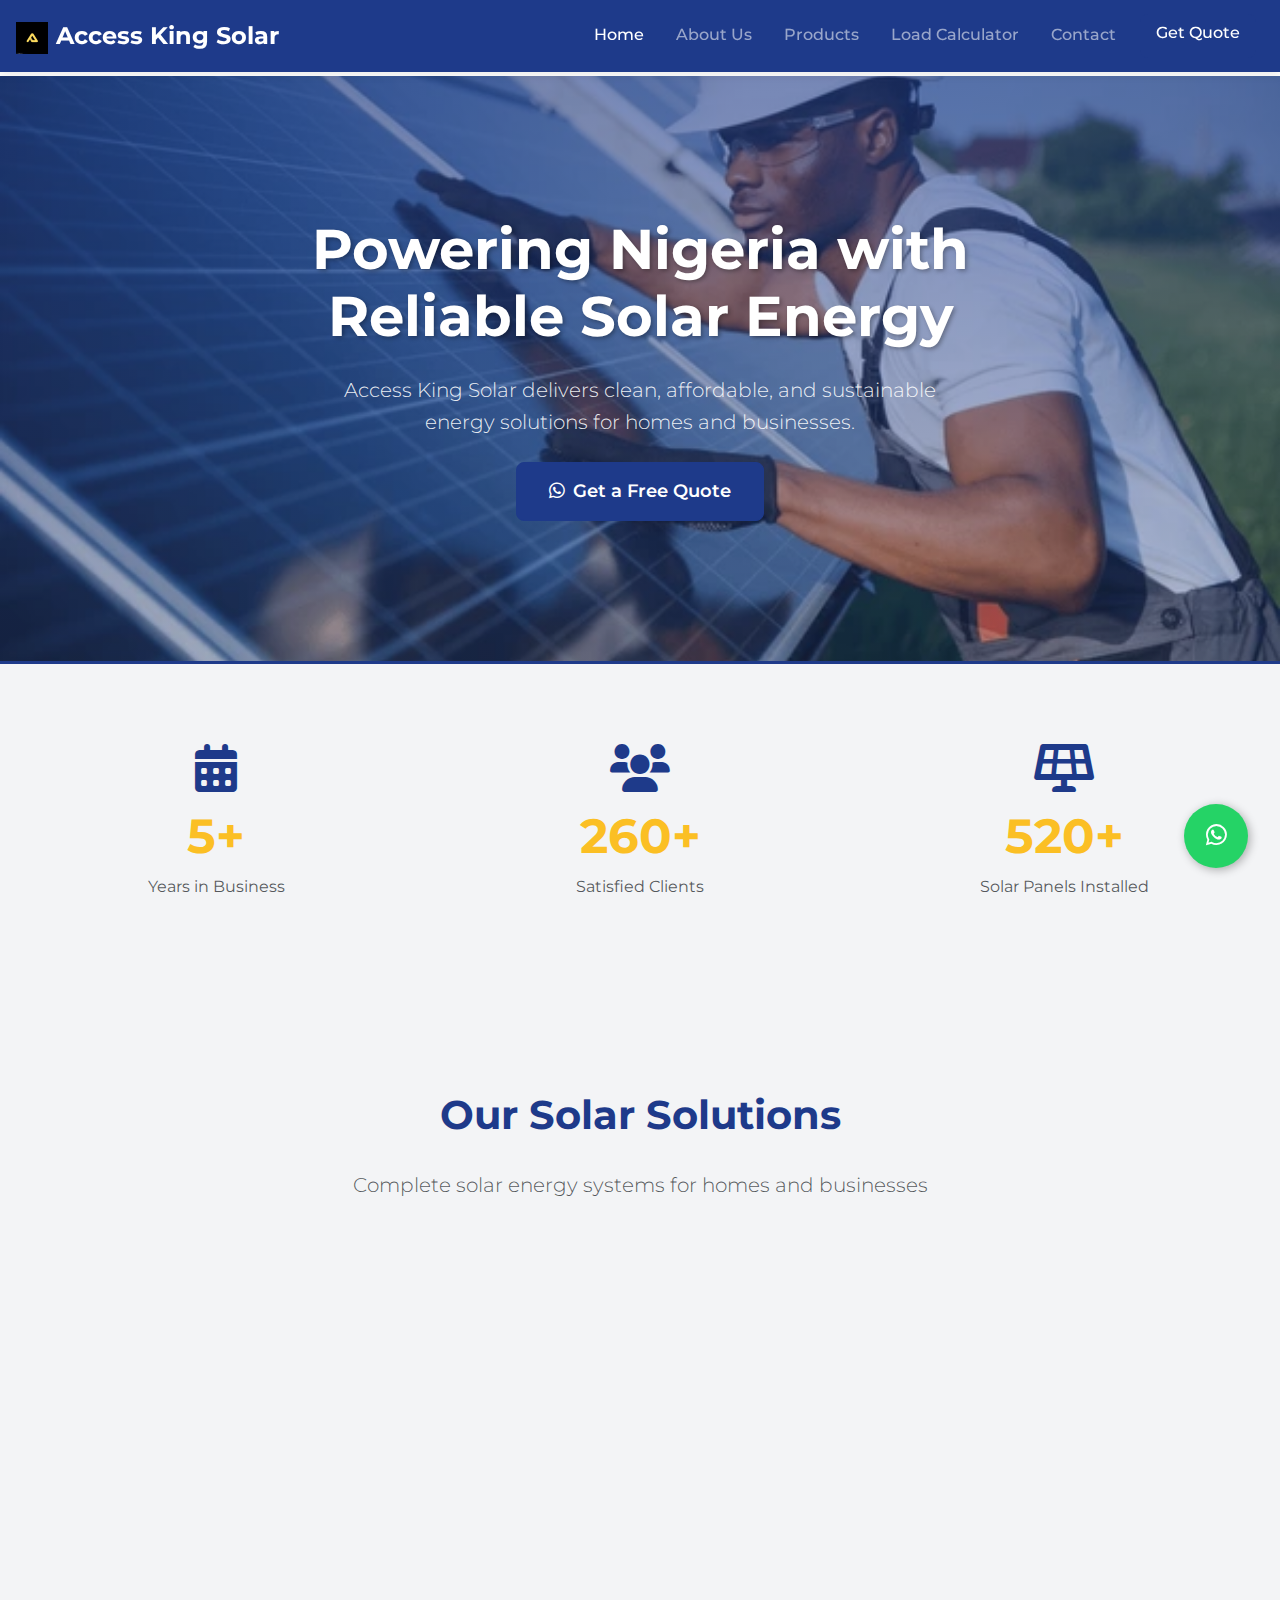
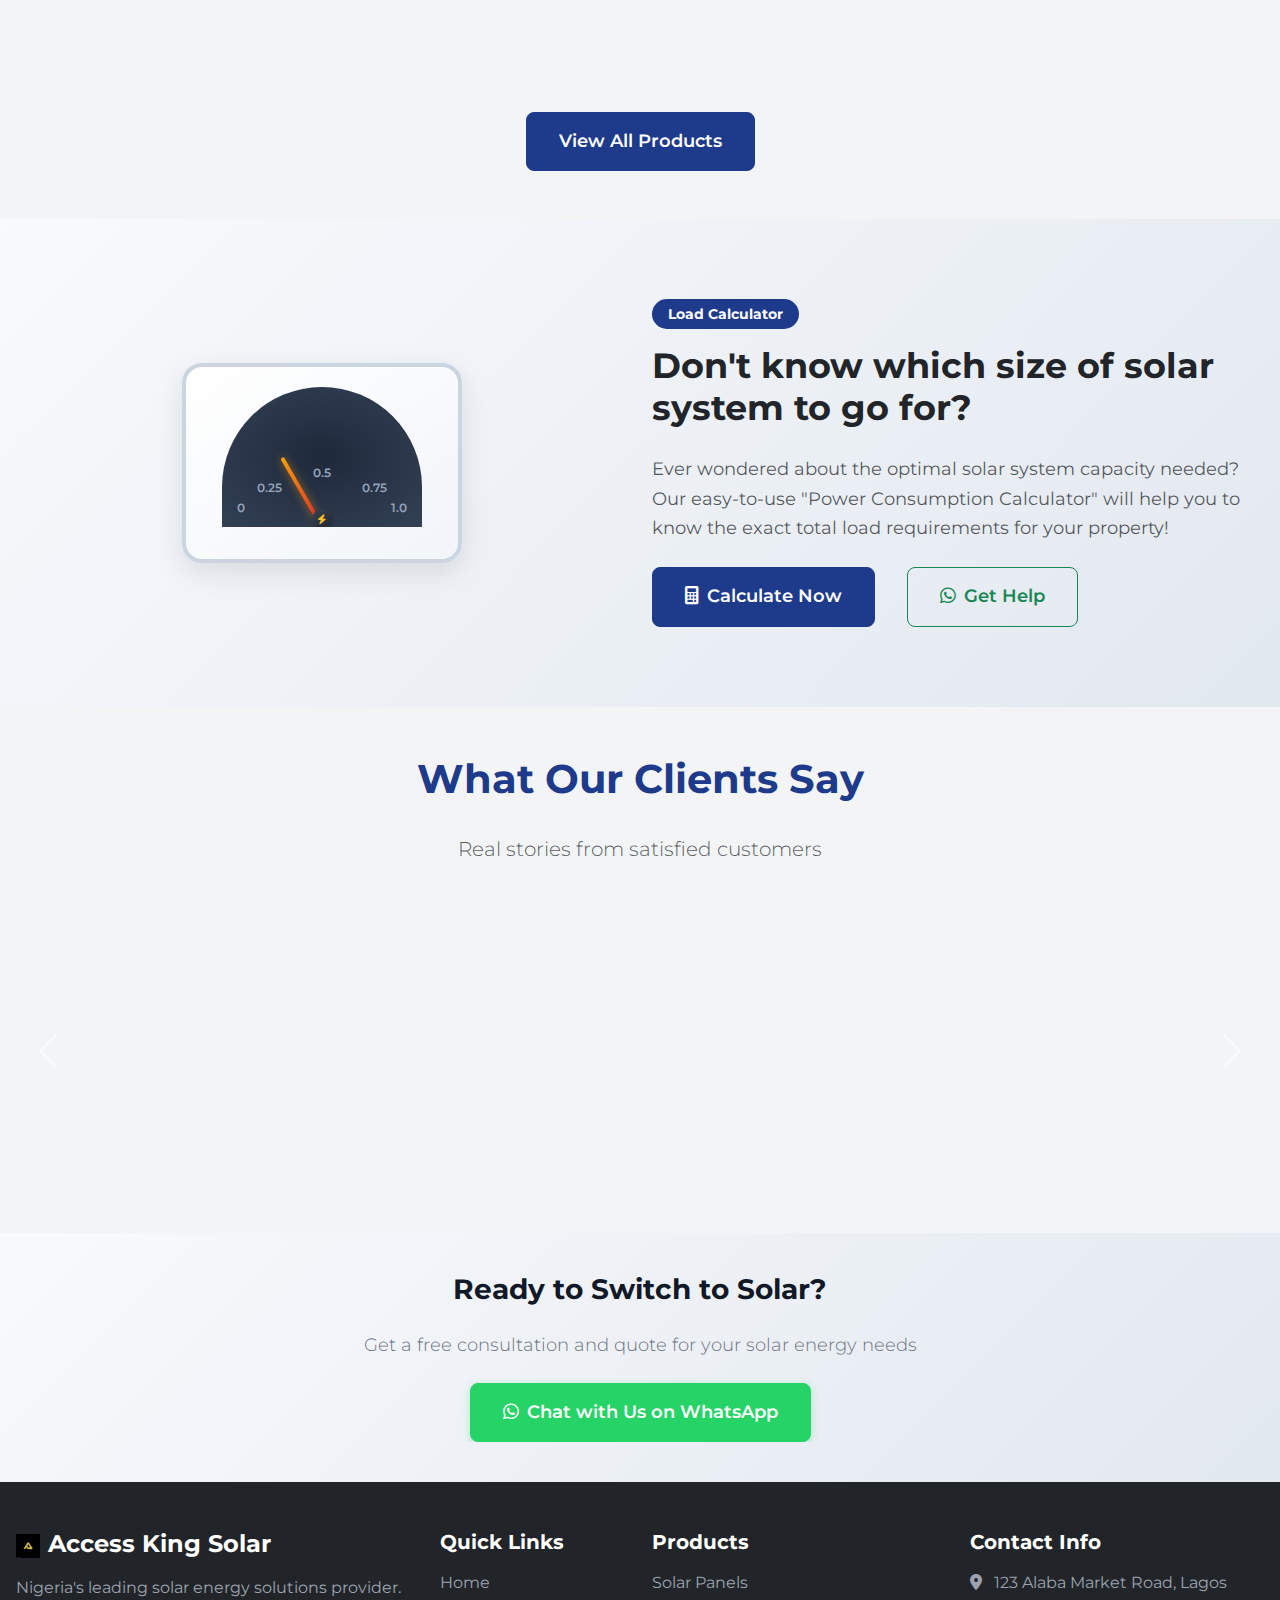
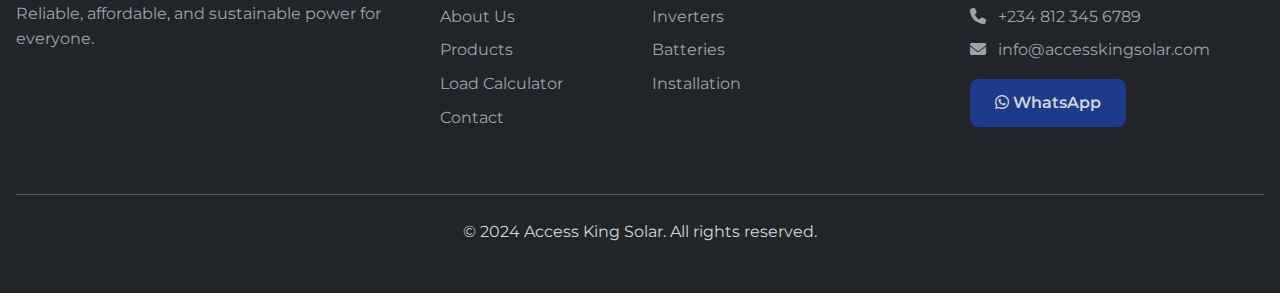
<file: index.html>
<!DOCTYPE html>
<html lang="en">
<head>
    <meta charset="UTF-8">
    <meta name="viewport" content="width=device-width, initial-scale=1.0">
    <meta name="title" content="Access King Solar – Solar Panels, Inverters & Clean Energy Solutions in Nigeria">
    <meta name="description" content="We provide high-quality solar products and installation services across Nigeria. Affordable, reliable, and sustainable energy for homes and businesses.">
    <meta name="keywords" content="solar panels, inverters, batteries, solar energy, Nigeria, Lagos, clean energy, renewable energy">
    <title>Access King Solar – Solar Panels, Inverters & Clean Energy Solutions in Nigeria</title>

    <!-- Favicon -->
    <link rel="icon" type="image/x-icon" href="favicon.ico">

    <!-- Bootstrap CSS -->
    <link href="https://cdn.jsdelivr.net/npm/bootstrap@5.3.0/dist/css/bootstrap.min.css" rel="stylesheet">
    <!-- Font Awesome -->
    <link rel="stylesheet" href="https://cdnjs.cloudflare.com/ajax/libs/font-awesome/6.0.0/css/all.min.css">
    <!-- Google Fonts -->
    <link href="https://fonts.googleapis.com/css2?family=Montserrat:wght@300;400;600;700&display=swap" rel="stylesheet">
    <!-- Custom CSS -->
    <link rel="stylesheet" href="style.css">
</head>
<body>
    <!-- Header/Navigation -->
    <nav class="navbar navbar-expand-lg navbar-dark bg-primary fixed-top">
        <div class="container">
            <a class="navbar-brand fw-bold" href="index.html">
                <img src="logo.png" alt="Access King Solar Logo" class="navbar-logo me-2">Access King Solar
            </a>
            <button class="navbar-toggler" type="button" data-bs-toggle="collapse" data-bs-target="#navbarNav">
                <span class="navbar-toggler-icon"></span>
            </button>
            <div class="collapse navbar-collapse" id="navbarNav">
                <ul class="navbar-nav ms-auto">
                    <li class="nav-item">
                        <a class="nav-link active" href="index.html">Home</a>
                    </li>
                    <li class="nav-item">
                        <a class="nav-link" href="about.html">About Us</a>
                    </li>
                    <li class="nav-item">
                        <a class="nav-link" href="products.html">Products</a>
                    </li>
                    <li class="nav-item">
                        <a class="nav-link" href="load-calculator.html">Load Calculator</a>
                    </li>
                    <li class="nav-item">
                        <a class="nav-link" href="contact.html">Contact</a>
                    </li>
                    <li class="nav-item">
                        <a class="nav-link btn btn-success text-white px-3 ms-2" href="quote.html">Get Quote</a>
                    </li>
                </ul>
            </div>
        </div>
    </nav>

    <!-- Hero Section -->
    <section class="hero-section">
        <div class="container">
            <div class="row justify-content-center">
                <div class="col-lg-8">
                    <h1 class="display-4 fw-bold mb-4">
                        Powering Nigeria with Reliable Solar Energy
                    </h1>
                    <p class="lead mb-4">
                        Access King Solar delivers clean, affordable, and sustainable energy solutions for homes and businesses.
                    </p>
                    <a href="https://wa.me/2348080717441" class="btn btn-primary btn-lg">
                        <i class="fab fa-whatsapp me-2"></i>Get a Free Quote
                    </a>
                </div>
            </div>
        </div>
    </section>

    <!-- Statistics Section -->
    <section class="stats-section py-5 bg-light">
        <div class="container">
            <div class="row text-center">
                <div class="col-md-4 mb-4">
                    <div class="stat-item">
                        <i class="fas fa-calendar-alt fa-3x text-primary mb-3"></i>
                        <h3 class="fw-bold text-solar-accent">10+</h3>
                        <p class="text-muted">Years in Business</p>
                    </div>
                </div>
                <div class="col-md-4 mb-4">
                    <div class="stat-item">
                        <i class="fas fa-users fa-3x text-primary mb-3"></i>
                        <h3 class="fw-bold text-solar-accent">500+</h3>
                        <p class="text-muted">Satisfied Clients</p>
                    </div>
                </div>
                <div class="col-md-4 mb-4">
                    <div class="stat-item">
                        <i class="fas fa-solar-panel fa-3x text-primary mb-3"></i>
                        <h3 class="fw-bold text-solar-accent">1000+</h3>
                        <p class="text-muted">Solar Panels Installed</p>
                    </div>
                </div>
            </div>
        </div>
    </section>

    <!-- Services Section -->
    <section id="services" class="py-5">
        <div class="container">
            <div class="text-center mb-5">
                <h2 class="fw-bold text-primary">Our Solar Solutions</h2>
                <p class="lead text-muted">Complete solar energy systems for homes and businesses</p>
            </div>
            <div class="row">
                <div class="col-md-6 col-lg-3 mb-4">
                    <div class="card h-100 shadow-sm">
                        <img src="monocrystalline panel.jpg"
                             class="card-img-top" alt="Solar Panels">
                        <div class="card-body text-center">
                            <h5 class="card-title">Solar Panels</h5>
                            <p class="card-text">High-efficiency monocrystalline and polycrystalline solar panels</p>
                        </div>
                    </div>
                </div>
                <div class="col-md-6 col-lg-3 mb-4">
                    <div class="card h-100 shadow-sm">
                        <img src="Pure sine wave inverter.webp"
                             class="card-img-top" alt="Inverters">
                        <div class="card-body text-center">
                            <h5 class="card-title">Inverters</h5>
                            <p class="card-text">Pure sine wave inverters for reliable power conversion</p>
                        </div>
                    </div>
                </div>
                <div class="col-md-6 col-lg-3 mb-4">
                    <div class="card h-100 shadow-sm">
                        <img src="lithium battery.jpg"
                             class="card-img-top" alt="Batteries">
                        <div class="card-body text-center">
                            <h5 class="card-title">Batteries</h5>
                            <p class="card-text">Deep cycle batteries for energy storage and backup power</p>
                        </div>
                    </div>
                </div>
                <div class="col-md-6 col-lg-3 mb-4">
                    <div class="card h-100 shadow-sm">
                        <img src="Home hero section image.webp"
                             class="card-img-top" alt="Installation">
                        <div class="card-body text-center">
                            <h5 class="card-title">Installation</h5>
                            <p class="card-text">Professional installation and maintenance services</p>
                        </div>
                    </div>
                </div>
            </div>
            <div class="text-center mt-4">
                <a href="products.html" class="btn btn-primary btn-lg">View All Products</a>
            </div>
        </div>
    </section>

    <!-- Load Calculator Promotion Section -->
    <section class="load-calculator-promo py-5 bg-light">
        <div class="container">
            <div class="row align-items-center">
                <div class="col-lg-6 mb-4 mb-lg-0">
                    <div class="calculator-visual text-center">
                        <div class="meter-container">
                            <div class="power-meter">
                                <div class="meter-face">
                                    <div class="meter-needle"></div>
                                    <div class="meter-scale">
                                        <span class="scale-mark scale-0">0</span>
                                        <span class="scale-mark scale-25">0.25</span>
                                        <span class="scale-mark scale-50">0.5</span>
                                        <span class="scale-mark scale-75">0.75</span>
                                        <span class="scale-mark scale-100">1.0</span>
                                    </div>
                                    <div class="meter-center">
                                        <i class="fas fa-bolt"></i>
                                    </div>
                                    <div class="meter-label">kW</div>
                                </div>
                            </div>
                        </div>
                    </div>
                </div>
                <div class="col-lg-6">
                    <div class="promo-content">
                        <span class="badge bg-primary mb-3">Load Calculator</span>
                        <h2 class="fw-bold text-dark mb-4">Don't know which size of solar system to go for?</h2>
                        <p class="text-muted mb-4">
                            Ever wondered about the optimal solar system capacity needed?
                            Our easy-to-use "Power Consumption Calculator" will help you to know
                            the exact total load requirements for your property!
                        </p>
                        <div class="d-flex flex-wrap gap-3">
                            <a href="load-calculator.html" class="btn btn-primary btn-lg">
                                <i class="fas fa-calculator me-2"></i>Calculate Now
                            </a>
                            <a href="https://wa.me/2348080717441?text=Hi! I'm interested in calculating my solar load requirements. Can you help me?"
                               class="btn btn-outline-success btn-lg">
                                <i class="fab fa-whatsapp me-2"></i>Get Help
                            </a>
                        </div>
                    </div>
                </div>
            </div>
        </div>
    </section>

    <!-- Testimonials Section -->
    <section class="testimonials-section py-5 bg-light">
        <div class="container">
            <div class="text-center mb-5">
                <h2 class="fw-bold text-primary">What Our Clients Say</h2>
                <p class="lead text-muted">Real stories from satisfied customers</p>
            </div>
            <div id="testimonialCarousel" class="carousel slide" data-bs-ride="carousel">
                <div class="carousel-inner">
                    <div class="carousel-item active">
                        <div class="row justify-content-center">
                            <div class="col-md-8">
                                <div class="testimonial-card text-center p-4">
                                    <i class="fas fa-quote-left fa-2x text-success mb-3"></i>
                                    <p class="lead">"Access King Solar helped me reduce my power bills by 70%. Their installation was professional and the system works perfectly even during harmattan season."</p>
                                    <div class="d-flex align-items-center justify-content-center">
                                        <div class="ms-3">
                                            <h5 class="mb-1">Mr. Adebayo Johnson</h5>
                                            <p class="text-muted mb-0">Homeowner, Lekki Lagos</p>
                                        </div>
                                    </div>
                                </div>
                            </div>
                        </div>
                    </div>
                    <div class="carousel-item">
                        <div class="row justify-content-center">
                            <div class="col-md-8">
                                <div class="testimonial-card text-center p-4">
                                    <i class="fas fa-quote-left fa-2x text-success mb-3"></i>
                                    <p class="lead">"Our business runs smoothly now thanks to Access King Solar. No more generator costs and our customers are happy with uninterrupted service."</p>
                                    <div class="d-flex align-items-center justify-content-center">
                                        <div class="ms-3">
                                            <h5 class="mb-1">Mrs. Kemi Okafor</h5>
                                            <p class="text-muted mb-0">Business Owner, Ikeja Lagos</p>
                                        </div>
                                    </div>
                                </div>
                            </div>
                        </div>
                    </div>
                    <div class="carousel-item">
                        <div class="row justify-content-center">
                            <div class="col-md-8">
                                <div class="testimonial-card text-center p-4">
                                    <i class="fas fa-quote-left fa-2x text-success mb-3"></i>
                                    <p class="lead">"Excellent service from consultation to installation. The team was knowledgeable and the solar system has exceeded our expectations."</p>
                                    <div class="d-flex align-items-center justify-content-center">
                                        <div class="ms-3">
                                            <h5 class="mb-1">Engr. Tunde Bakare</h5>
                                            <p class="text-muted mb-0">Engineer, Victoria Island Lagos</p>
                                        </div>
                                    </div>
                                </div>
                            </div>
                        </div>
                    </div>
                </div>
                <button class="carousel-control-prev" type="button" data-bs-target="#testimonialCarousel" data-bs-slide="prev">
                    <span class="carousel-control-prev-icon"></span>
                </button>
                <button class="carousel-control-next" type="button" data-bs-target="#testimonialCarousel" data-bs-slide="next">
                    <span class="carousel-control-next-icon"></span>
                </button>
            </div>
        </div>
    </section>

    <!-- CTA Section -->
    <section class="cta-section py-5 bg-primary text-white">
        <div class="container text-center">
            <h2 class="fw-bold mb-4">Ready to Switch to Solar?</h2>
            <p class="lead mb-4">Get a free consultation and quote for your solar energy needs</p>
            <a href="https://wa.me/2348080717441" class="btn btn-success btn-lg">
                <i class="fab fa-whatsapp me-2"></i>Chat with Us on WhatsApp
            </a>
        </div>
    </section>

    <!-- Footer -->
    <footer class="bg-dark text-light py-5">
        <div class="container">
            <div class="row">
                <div class="col-md-4 mb-4">
                    <h5 class="fw-bold mb-3">
                        <img src="logo.png" alt="Access King Solar Logo" class="footer-logo me-2">Access King Solar
                    </h5>
                    <p class="text-muted">
                        Nigeria's leading solar energy solutions provider.
                        Reliable, affordable, and sustainable power for everyone.
                    </p>
                </div>
                <div class="col-md-2 mb-4">
                    <h6 class="fw-bold mb-3">Quick Links</h6>
                    <ul class="list-unstyled">
                        <li><a href="index.html" class="text-muted text-decoration-none">Home</a></li>
                        <li><a href="about.html" class="text-muted text-decoration-none">About Us</a></li>
                        <li><a href="products.html" class="text-muted text-decoration-none">Products</a></li>
                        <li><a href="load-calculator.html" class="text-muted text-decoration-none">Load Calculator</a></li>
                        <li><a href="contact.html" class="text-muted text-decoration-none">Contact</a></li>
                    </ul>
                </div>
                <div class="col-md-3 mb-4">
                    <h6 class="fw-bold mb-3">Products</h6>
                    <ul class="list-unstyled">
                        <li><a href="products.html" class="text-muted text-decoration-none">Solar Panels</a></li>
                        <li><a href="products.html" class="text-muted text-decoration-none">Inverters</a></li>
                        <li><a href="products.html" class="text-muted text-decoration-none">Batteries</a></li>
                        <li><a href="products.html" class="text-muted text-decoration-none">Installation</a></li>
                    </ul>
                </div>
                <div class="col-md-3 mb-4">
                    <h6 class="fw-bold mb-3">Contact Info</h6>
                    <ul class="list-unstyled">
                        <li class="text-muted">
                            <i class="fas fa-map-marker-alt me-2"></i>
                            123 Alaba Market Road, Lagos
                        </li>
                        <li class="text-muted">
                            <i class="fas fa-phone me-2"></i>
                            +234 812 345 6789
                        </li>
                        <li class="text-muted">
                            <i class="fas fa-envelope me-2"></i>
                            info@accesskingsolar.com
                        </li>
                    </ul>
                    <div class="mt-3">
                        <a href="https://wa.me/2348080717441" class="btn btn-success">
                            <i class="fab fa-whatsapp"></i> WhatsApp
                        </a>
                    </div>
                </div>
            </div>
            <hr class="my-4">
            <div class="text-center">
                <p class="mb-0">&copy; 2024 Access King Solar. All rights reserved.</p>
            </div>
        </div>
    </footer>

    <!-- WhatsApp Floating Button -->
    <div class="whatsapp-float">
        <a href="https://wa.me/2348080717441" target="_blank">
            <i class="fab fa-whatsapp"></i>
        </a>
    </div>

    <!-- Bootstrap JS -->
    <script src="https://cdn.jsdelivr.net/npm/bootstrap@5.3.0/dist/js/bootstrap.bundle.min.js"></script>
    <script src="script.js"></script>
</body>
</html>
</file>
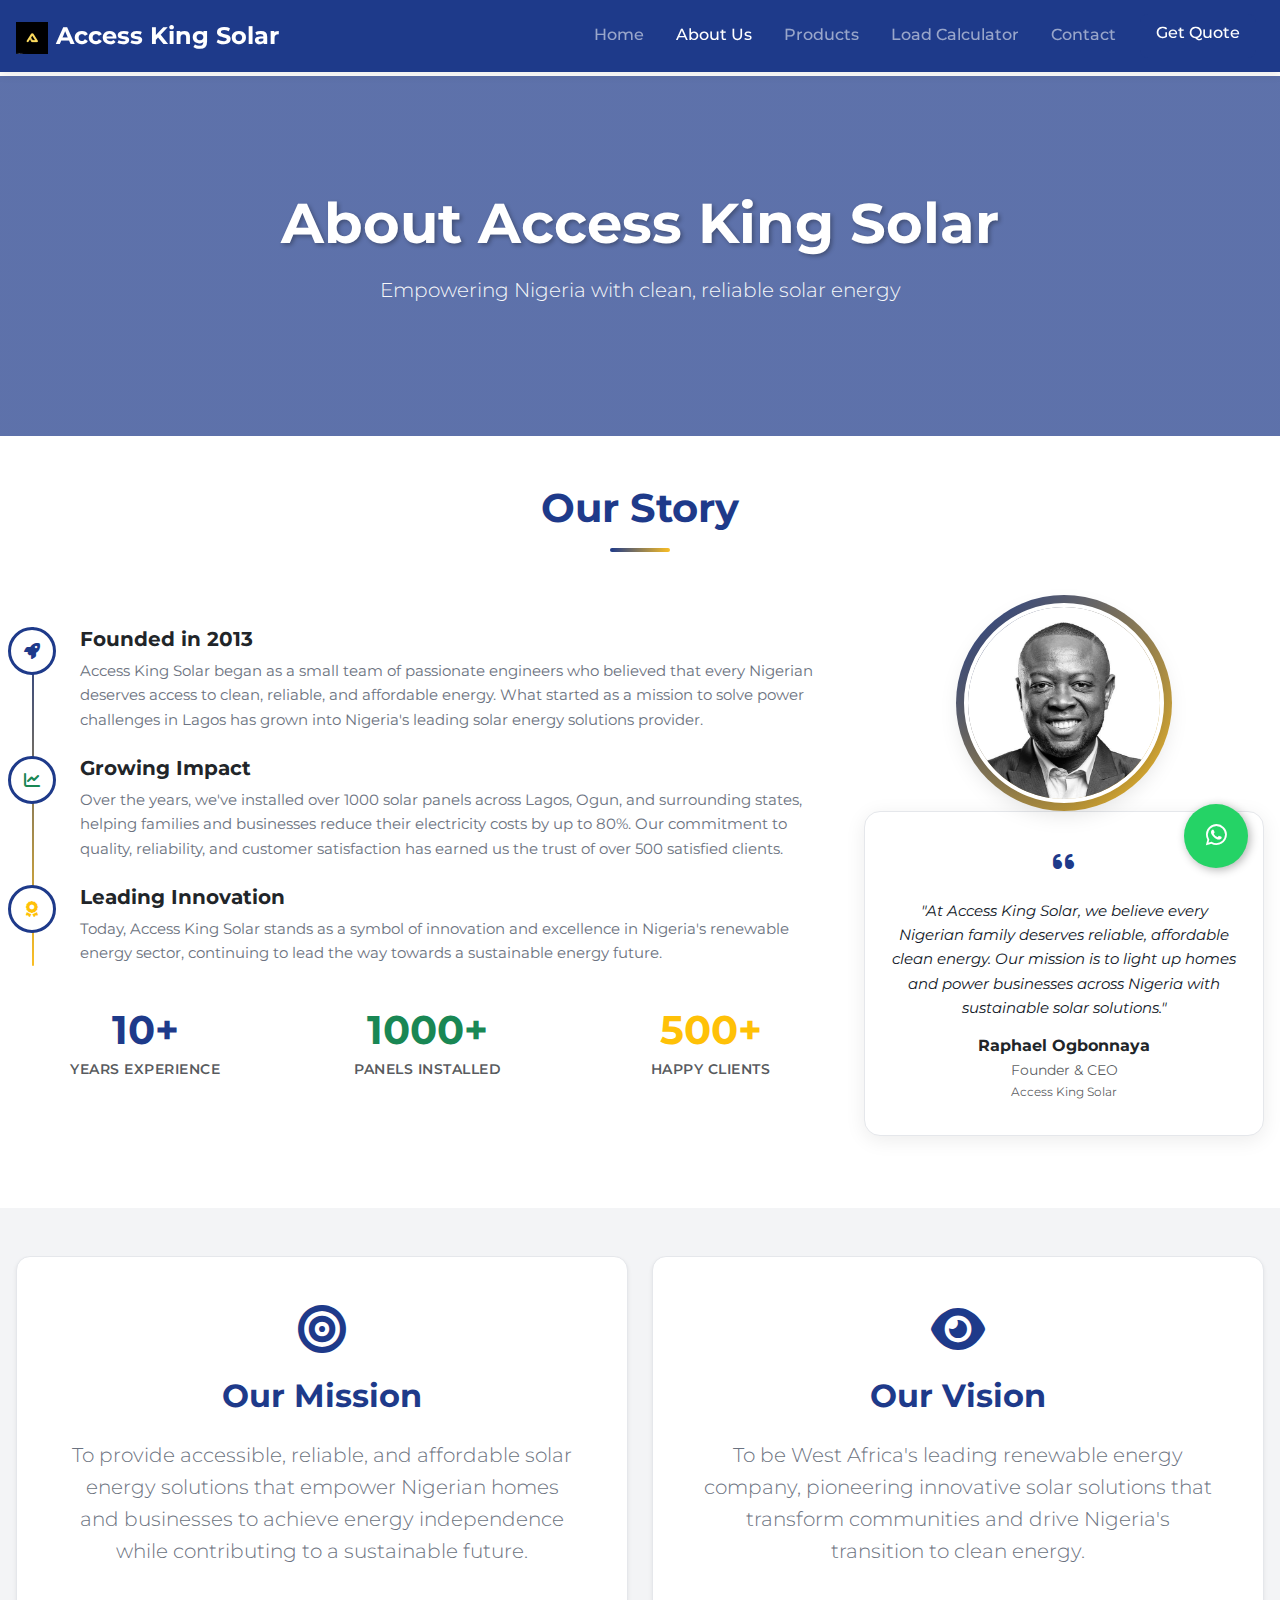
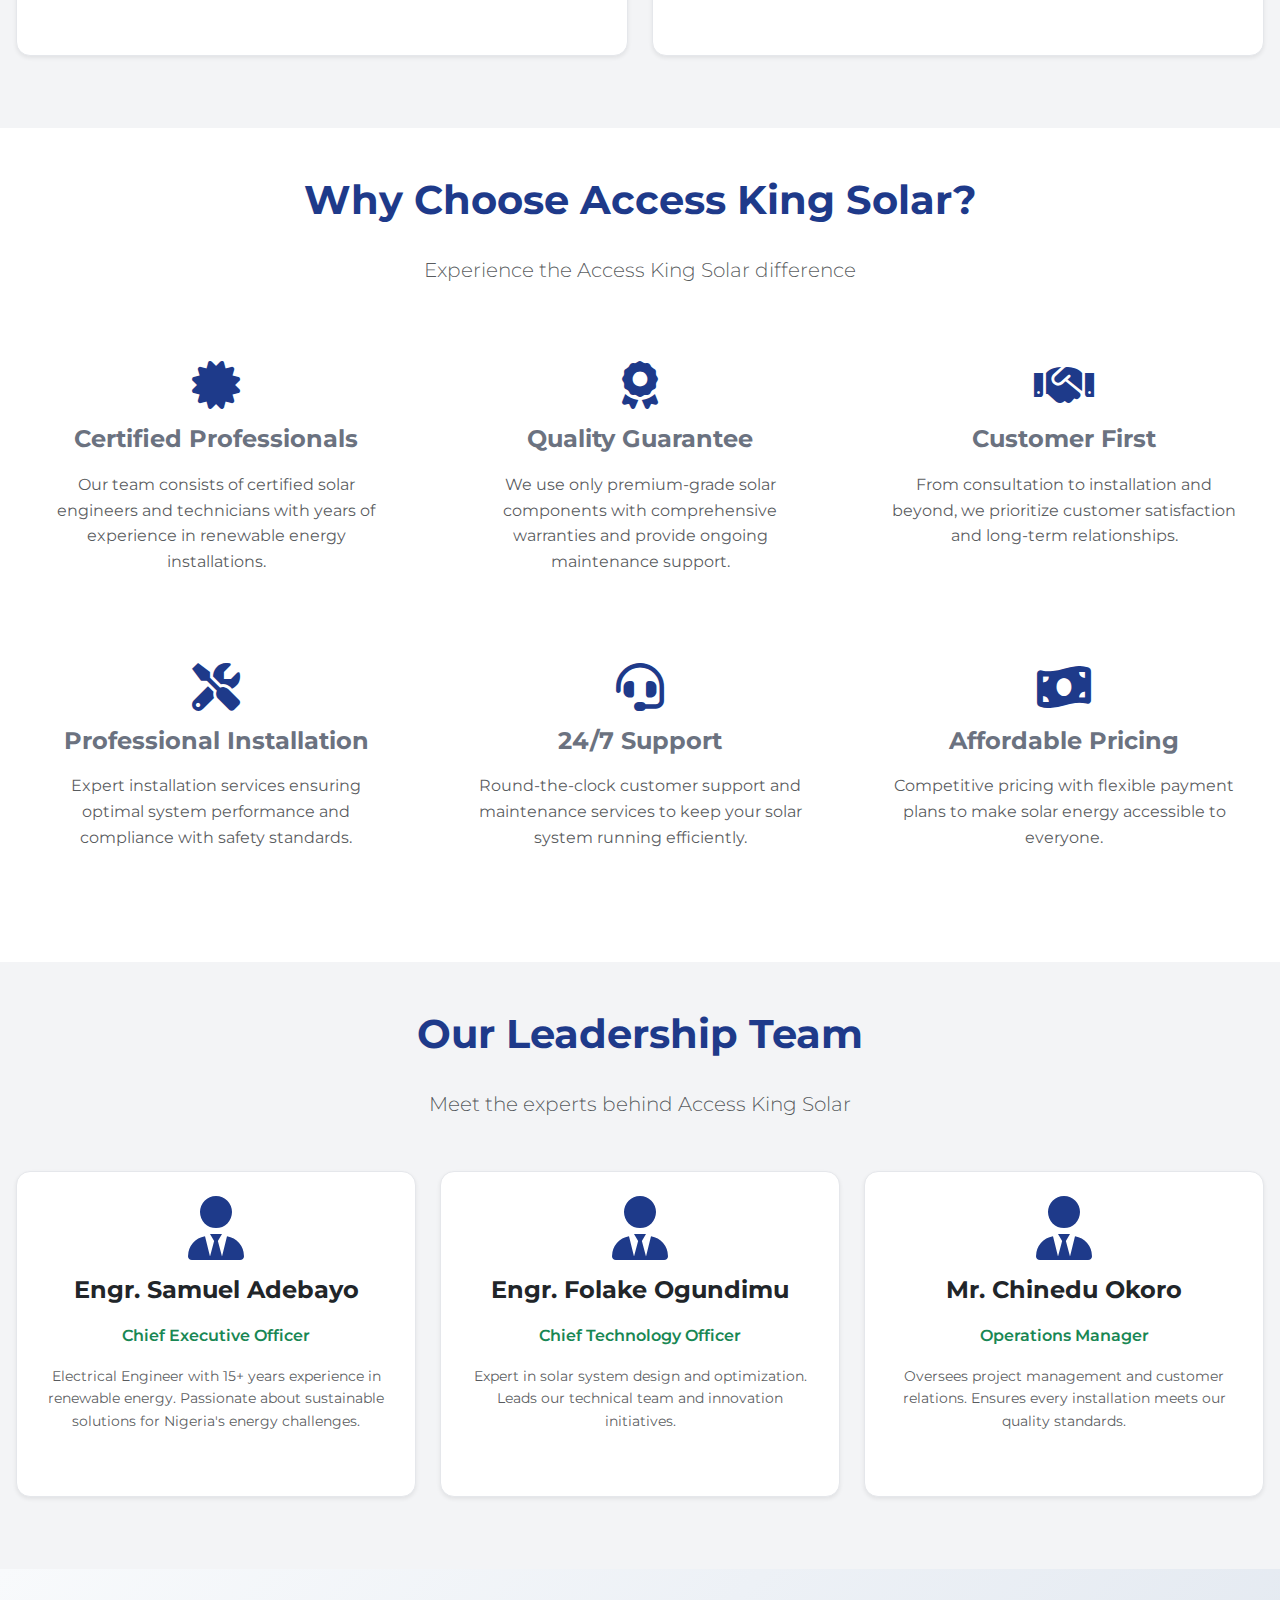
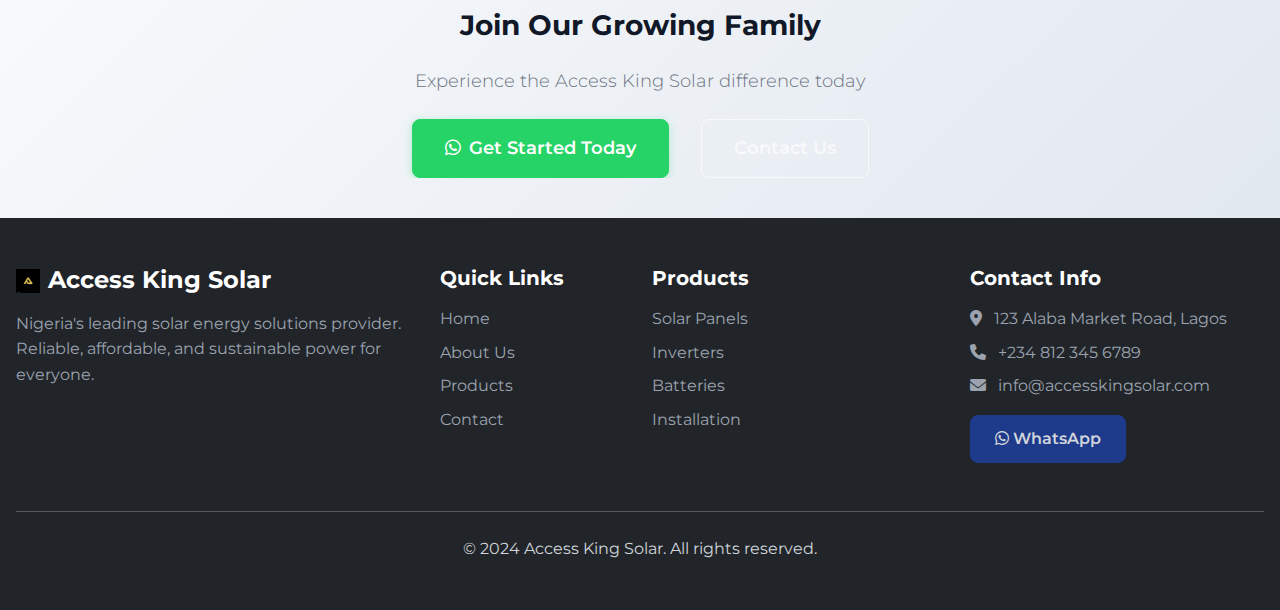
<file: about.html>
<!DOCTYPE html>
<html lang="en">
<head>
    <meta charset="UTF-8">
    <meta name="viewport" content="width=device-width, initial-scale=1.0">
    <meta name="title" content="About Access King Solar - Leading Solar Energy Company in Nigeria">
    <meta name="description" content="Learn about Access King Solar's mission, values, and 10+ years of experience providing reliable solar energy solutions across Nigeria.">
    <meta name="keywords" content="about access king solar, solar company Nigeria, solar energy experience, renewable energy Lagos">
    <title>About Access King Solar - Leading Solar Energy Company in Nigeria</title>

    <!-- Favicon -->
    <link rel="icon" type="image/x-icon" href="favicon.ico">

    <!-- Bootstrap CSS -->
    <link href="https://cdn.jsdelivr.net/npm/bootstrap@5.3.0/dist/css/bootstrap.min.css" rel="stylesheet">
    <!-- Font Awesome -->
    <link rel="stylesheet" href="https://cdnjs.cloudflare.com/ajax/libs/font-awesome/6.0.0/css/all.min.css">
    <!-- Google Fonts -->
    <link href="https://fonts.googleapis.com/css2?family=Montserrat:wght@300;400;600;700&display=swap" rel="stylesheet">
    <!-- Custom CSS -->
    <link rel="stylesheet" href="style.css">
</head>
<body>
    <!-- Header/Navigation -->
    <nav class="navbar navbar-expand-lg navbar-dark bg-primary fixed-top">
        <div class="container">
            <a class="navbar-brand fw-bold" href="index.html">
                <img src="logo.png" alt="Access King Solar Logo" class="navbar-logo me-2">Access King Solar
            </a>
            <button class="navbar-toggler" type="button" data-bs-toggle="collapse" data-bs-target="#navbarNav">
                <span class="navbar-toggler-icon"></span>
            </button>
            <div class="collapse navbar-collapse" id="navbarNav">
                <ul class="navbar-nav ms-auto">
                    <li class="nav-item">
                        <a class="nav-link" href="index.html">Home</a>
                    </li>
                    <li class="nav-item">
                        <a class="nav-link active" href="about.html">About Us</a>
                    </li>
                    <li class="nav-item">
                        <a class="nav-link" href="products.html">Products</a>
                    </li>
                    <li class="nav-item">
                        <a class="nav-link" href="load-calculator.html">Load Calculator</a>
                    </li>
                    <li class="nav-item">
                        <a class="nav-link" href="contact.html">Contact</a>
                    </li>
                    <li class="nav-item">
                        <a class="nav-link btn btn-success text-white px-3 ms-2" href="quote.html">Get Quote</a>
                    </li>
                </ul>
            </div>
        </div>
    </nav>

    <!-- About Hero Section -->
    <section class="page-hero-banner-image">
        <div class="container">
            <div class="text-center">
                <h1 class="display-4 fw-bold mb-3 text-white">About Access King Solar</h1>
                <p class="lead text-light">Empowering Nigeria with clean, reliable solar energy</p>
            </div>
        </div>
    </section>

    <!-- Our Story Section -->
    <section id="our-story" class="py-5">
        <div class="container">
            <!-- Section Header -->
            <div class="text-center mb-5">
                <h2 class="fw-bold text-primary mb-3">Our Story</h2>
                <div class="section-divider mx-auto"></div>
            </div>

            <div class="row align-items-center">
                <!-- Story Content -->
                <div class="col-lg-8 mb-4">
                    <div class="story-content">
                        <div class="story-timeline">
                            <div class="timeline-item mb-4">
                                <div class="timeline-icon">
                                    <i class="fas fa-rocket text-primary"></i>
                                </div>
                                <div class="timeline-content">
                                    <h5 class="fw-bold text-dark mb-2">Founded in 2013</h5>
                                    <p class="mb-0">
                                        Access King Solar began as a small team of passionate engineers who believed that every Nigerian deserves access to clean, reliable, and affordable energy. What started as a mission to solve power challenges in Lagos has grown into Nigeria's leading solar energy solutions provider.
                                    </p>
                                </div>
                            </div>

                            <div class="timeline-item mb-4">
                                <div class="timeline-icon">
                                    <i class="fas fa-chart-line text-success"></i>
                                </div>
                                <div class="timeline-content">
                                    <h5 class="fw-bold text-dark mb-2">Growing Impact</h5>
                                    <p class="mb-0">
                                        Over the years, we've installed over 1000 solar panels across Lagos, Ogun, and surrounding states, helping families and businesses reduce their electricity costs by up to 80%. Our commitment to quality, reliability, and customer satisfaction has earned us the trust of over 500 satisfied clients.
                                    </p>
                                </div>
                            </div>

                            <div class="timeline-item mb-4">
                                <div class="timeline-icon">
                                    <i class="fas fa-award text-warning"></i>
                                </div>
                                <div class="timeline-content">
                                    <h5 class="fw-bold text-dark mb-2">Leading Innovation</h5>
                                    <p class="mb-0">
                                        Today, Access King Solar stands as a symbol of innovation and excellence in Nigeria's renewable energy sector, continuing to lead the way towards a sustainable energy future.
                                    </p>
                                </div>
                            </div>
                        </div>

                        <!-- Key Statistics -->
                        <div class="row mt-4">
                            <div class="col-md-4 text-center mb-3">
                                <div class="stat-highlight">
                                    <h3 class="fw-bold text-primary mb-1">10+</h3>
                                    <p class="text-muted mb-0">Years Experience</p>
                                </div>
                            </div>
                            <div class="col-md-4 text-center mb-3">
                                <div class="stat-highlight">
                                    <h3 class="fw-bold text-success mb-1">1000+</h3>
                                    <p class="text-muted mb-0">Panels Installed</p>
                                </div>
                            </div>
                            <div class="col-md-4 text-center mb-3">
                                <div class="stat-highlight">
                                    <h3 class="fw-bold text-warning mb-1">500+</h3>
                                    <p class="text-muted mb-0">Happy Clients</p>
                                </div>
                            </div>
                        </div>
                    </div>
                </div>

                <!-- CEO Portrait with Quote -->
                <div class="col-lg-4 mb-4">
                    <div class="ceo-section text-center">
                        <div class="ceo-portrait-container mb-4">
                            <img src="Access King CEO.jpg" alt="Access King Solar CEO" class="ceo-portrait">
                            <div class="portrait-border"></div>
                        </div>

                        <div class="ceo-quote-card">
                            <div class="quote-icon">
                                <i class="fas fa-quote-left text-primary"></i>
                            </div>
                            <blockquote class="ceo-quote mb-3">
                                "At Access King Solar, we believe every Nigerian family deserves reliable, affordable clean energy. Our mission is to light up homes and power businesses across Nigeria with sustainable solar solutions."
                            </blockquote>
                            <div class="ceo-credentials">
                                <h6 class="fw-bold text-dark mb-1">Raphael Ogbonnaya</h6>
                                <p class="text-muted mb-0">Founder & CEO</p>
                                <p class="text-muted small">Access King Solar</p>
                            </div>
                        </div>
                    </div>
                </div>
            </div>
        </div>
    </section>

    <!-- Mission & Vision Section -->
    <section class="py-5 bg-light">
        <div class="container">
            <div class="row">
                <div class="col-lg-6 mb-4">
                    <div class="card h-100 shadow-sm">
                        <div class="card-body text-center p-5">
                            <i class="fas fa-bullseye fa-3x text-primary mb-4"></i>
                            <h3 class="fw-bold text-primary mb-4">Our Mission</h3>
                            <p class="lead">
                                To provide accessible, reliable, and affordable solar energy solutions
                                that empower Nigerian homes and businesses to achieve energy independence
                                while contributing to a sustainable future.
                            </p>
                        </div>
                    </div>
                </div>
                <div class="col-lg-6 mb-4">
                    <div class="card h-100 shadow-sm">
                        <div class="card-body text-center p-5">
                            <i class="fas fa-eye fa-3x text-primary mb-4"></i>
                            <h3 class="fw-bold text-primary mb-4">Our Vision</h3>
                            <p class="lead">
                                To be West Africa's leading renewable energy company,
                                pioneering innovative solar solutions that transform communities
                                and drive Nigeria's transition to clean energy.
                            </p>
                        </div>
                    </div>
                </div>
            </div>
        </div>
    </section>

    <!-- Why Choose Us Section -->
    <section class="py-5">
        <div class="container">
            <div class="text-center mb-5">
                <h2 class="fw-bold text-primary">Why Choose Access King Solar?</h2>
                <p class="lead text-muted">Experience the Access King Solar difference</p>
            </div>
            <div class="row">
                <div class="col-md-6 col-lg-4 mb-4">
                    <div class="text-center p-4">
                        <i class="fas fa-certificate fa-3x text-primary mb-3"></i>
                        <h5 class="fw-bold">Certified Professionals</h5>
                        <p class="text-muted">
                            Our team consists of certified solar engineers and technicians
                            with years of experience in renewable energy installations.
                        </p>
                    </div>
                </div>
                <div class="col-md-6 col-lg-4 mb-4">
                    <div class="text-center p-4">
                        <i class="fas fa-award fa-3x text-primary mb-3"></i>
                        <h5 class="fw-bold">Quality Guarantee</h5>
                        <p class="text-muted">
                            We use only premium-grade solar components with comprehensive
                            warranties and provide ongoing maintenance support.
                        </p>
                    </div>
                </div>
                <div class="col-md-6 col-lg-4 mb-4">
                    <div class="text-center p-4">
                        <i class="fas fa-handshake fa-3x text-primary mb-3"></i>
                        <h5 class="fw-bold">Customer First</h5>
                        <p class="text-muted">
                            From consultation to installation and beyond, we prioritize
                            customer satisfaction and long-term relationships.
                        </p>
                    </div>
                </div>
                <div class="col-md-6 col-lg-4 mb-4">
                    <div class="text-center p-4">
                        <i class="fas fa-tools fa-3x text-primary mb-3"></i>
                        <h5 class="fw-bold">Professional Installation</h5>
                        <p class="text-muted">
                            Expert installation services ensuring optimal system performance
                            and compliance with safety standards.
                        </p>
                    </div>
                </div>
                <div class="col-md-6 col-lg-4 mb-4">
                    <div class="text-center p-4">
                        <i class="fas fa-headset fa-3x text-primary mb-3"></i>
                        <h5 class="fw-bold">24/7 Support</h5>
                        <p class="text-muted">
                            Round-the-clock customer support and maintenance services
                            to keep your solar system running efficiently.
                        </p>
                    </div>
                </div>
                <div class="col-md-6 col-lg-4 mb-4">
                    <div class="text-center p-4">
                        <i class="fas fa-money-bill-wave fa-3x text-primary mb-3"></i>
                        <h5 class="fw-bold">Affordable Pricing</h5>
                        <p class="text-muted">
                            Competitive pricing with flexible payment plans
                            to make solar energy accessible to everyone.
                        </p>
                    </div>
                </div>
            </div>
        </div>
    </section>

    <!-- Team Section -->
    <section class="py-5 bg-light">
        <div class="container">
            <div class="text-center mb-5">
                <h2 class="fw-bold text-primary">Our Leadership Team</h2>
                <p class="lead text-muted">Meet the experts behind Access King Solar</p>
            </div>
            <div class="row justify-content-center">
                <div class="col-md-6 col-lg-4 mb-4">
                    <div class="card h-100 shadow-sm">
                        <div class="card-body text-center p-4">
                            <div class="mb-3">
                                <i class="fas fa-user-tie fa-4x text-primary"></i>
                            </div>
                            <h5 class="fw-bold">Engr. Samuel Adebayo</h5>
                            <p class="text-success fw-semibold">Chief Executive Officer</p>
                            <p class="text-muted small">
                                Electrical Engineer with 15+ years experience in renewable energy.
                                Passionate about sustainable solutions for Nigeria's energy challenges.
                            </p>
                        </div>
                    </div>
                </div>
                <div class="col-md-6 col-lg-4 mb-4">
                    <div class="card h-100 shadow-sm">
                        <div class="card-body text-center p-4">
                            <div class="mb-3">
                                <i class="fas fa-user-tie fa-4x text-primary"></i>
                            </div>
                            <h5 class="fw-bold">Engr. Folake Ogundimu</h5>
                            <p class="text-success fw-semibold">Chief Technology Officer</p>
                            <p class="text-muted small">
                                Expert in solar system design and optimization.
                                Leads our technical team and innovation initiatives.
                            </p>
                        </div>
                    </div>
                </div>
                <div class="col-md-6 col-lg-4 mb-4">
                    <div class="card h-100 shadow-sm">
                        <div class="card-body text-center p-4">
                            <div class="mb-3">
                                <i class="fas fa-user-tie fa-4x text-primary"></i>
                            </div>
                            <h5 class="fw-bold">Mr. Chinedu Okoro</h5>
                            <p class="text-success fw-semibold">Operations Manager</p>
                            <p class="text-muted small">
                                Oversees project management and customer relations.
                                Ensures every installation meets our quality standards.
                            </p>
                        </div>
                    </div>
                </div>
            </div>
        </div>
    </section>

    <!-- CTA Section -->
    <section class="cta-section py-5 bg-primary text-white">
        <div class="container text-center">
            <h2 class="fw-bold mb-4">Join Our Growing Family</h2>
            <p class="lead mb-4">Experience the Access King Solar difference today</p>
            <div class="d-flex flex-wrap justify-content-center gap-3">
                <a href="https://wa.me/2348080717441" class="btn btn-success btn-lg">
                    <i class="fab fa-whatsapp me-2"></i>Get Started Today
                </a>
                <a href="contact.html" class="btn btn-outline-light btn-lg">Contact Us</a>
            </div>
        </div>
    </section>

    <!-- Footer -->
    <footer class="bg-dark text-light py-5">
        <div class="container">
            <div class="row">
                <div class="col-md-4 mb-4">
                    <h5 class="fw-bold mb-3">
                        <img src="logo.png" alt="Access King Solar Logo" class="footer-logo me-2">Access King Solar
                    </h5>
                    <p class="text-muted">
                        Nigeria's leading solar energy solutions provider.
                        Reliable, affordable, and sustainable power for everyone.
                    </p>
                </div>
                <div class="col-md-2 mb-4">
                    <h6 class="fw-bold mb-3">Quick Links</h6>
                    <ul class="list-unstyled">
                        <li><a href="index.html" class="text-muted text-decoration-none">Home</a></li>
                        <li><a href="about.html" class="text-muted text-decoration-none">About Us</a></li>
                        <li><a href="products.html" class="text-muted text-decoration-none">Products</a></li>
                        <li><a href="contact.html" class="text-muted text-decoration-none">Contact</a></li>
                    </ul>
                </div>
                <div class="col-md-3 mb-4">
                    <h6 class="fw-bold mb-3">Products</h6>
                    <ul class="list-unstyled">
                        <li><a href="products.html" class="text-muted text-decoration-none">Solar Panels</a></li>
                        <li><a href="products.html" class="text-muted text-decoration-none">Inverters</a></li>
                        <li><a href="products.html" class="text-muted text-decoration-none">Batteries</a></li>
                        <li><a href="products.html" class="text-muted text-decoration-none">Installation</a></li>
                    </ul>
                </div>
                <div class="col-md-3 mb-4">
                    <h6 class="fw-bold mb-3">Contact Info</h6>
                    <ul class="list-unstyled">
                        <li class="text-muted">
                            <i class="fas fa-map-marker-alt me-2"></i>
                            123 Alaba Market Road, Lagos
                        </li>
                        <li class="text-muted">
                            <i class="fas fa-phone me-2"></i>
                            +234 812 345 6789
                        </li>
                        <li class="text-muted">
                            <i class="fas fa-envelope me-2"></i>
                            info@accesskingsolar.com
                        </li>
                    </ul>
                    <div class="mt-3">
                        <a href="https://wa.me/2348080717441" class="btn btn-success">
                            <i class="fab fa-whatsapp"></i> WhatsApp
                        </a>
                    </div>
                </div>
            </div>
            <hr class="my-4">
            <div class="text-center">
                <p class="mb-0">&copy; 2024 Access King Solar. All rights reserved.</p>
            </div>
        </div>
    </footer>

    <!-- WhatsApp Floating Button -->
    <div class="whatsapp-float">
        <a href="https://wa.me/2348080717441" target="_blank">
            <i class="fab fa-whatsapp"></i>
        </a>
    </div>

    <!-- Bootstrap JS -->
    <script src="https://cdn.jsdelivr.net/npm/bootstrap@5.3.0/dist/js/bootstrap.bundle.min.js"></script>
</body>
</html>
</file>
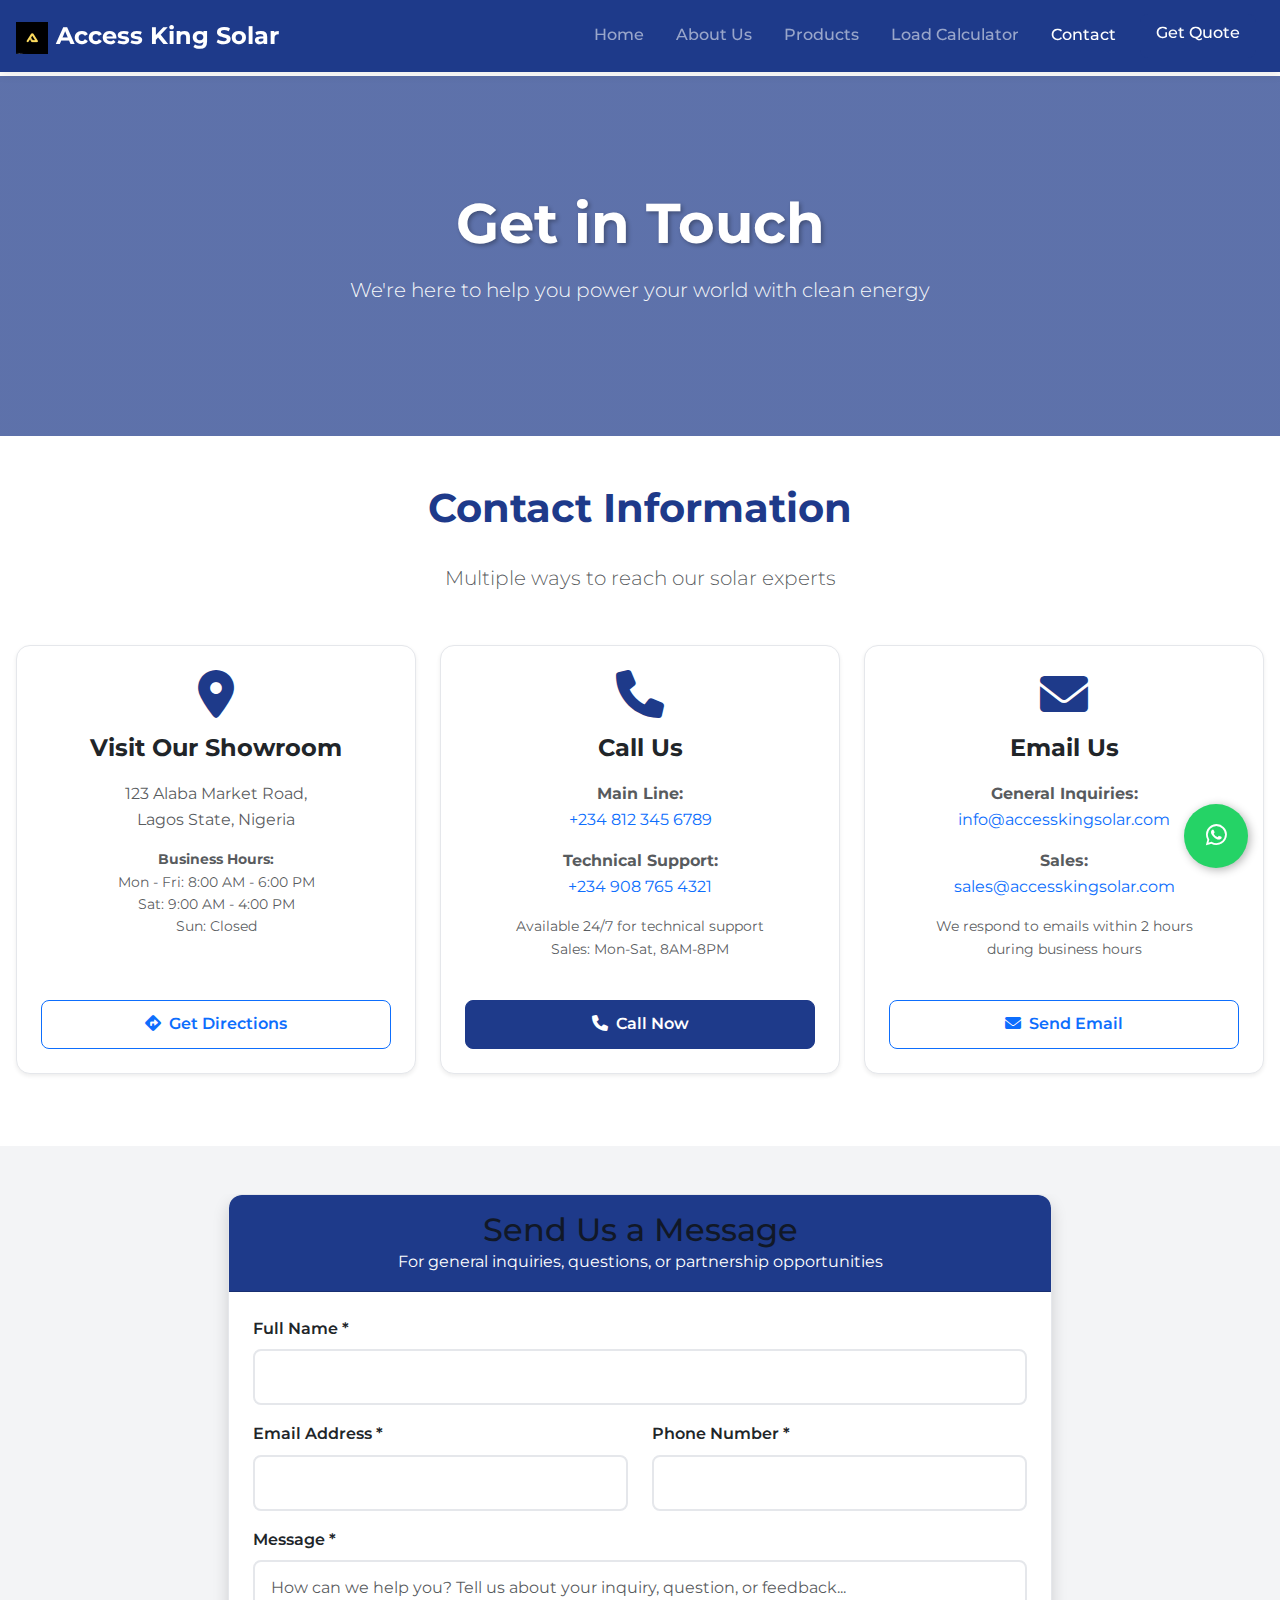
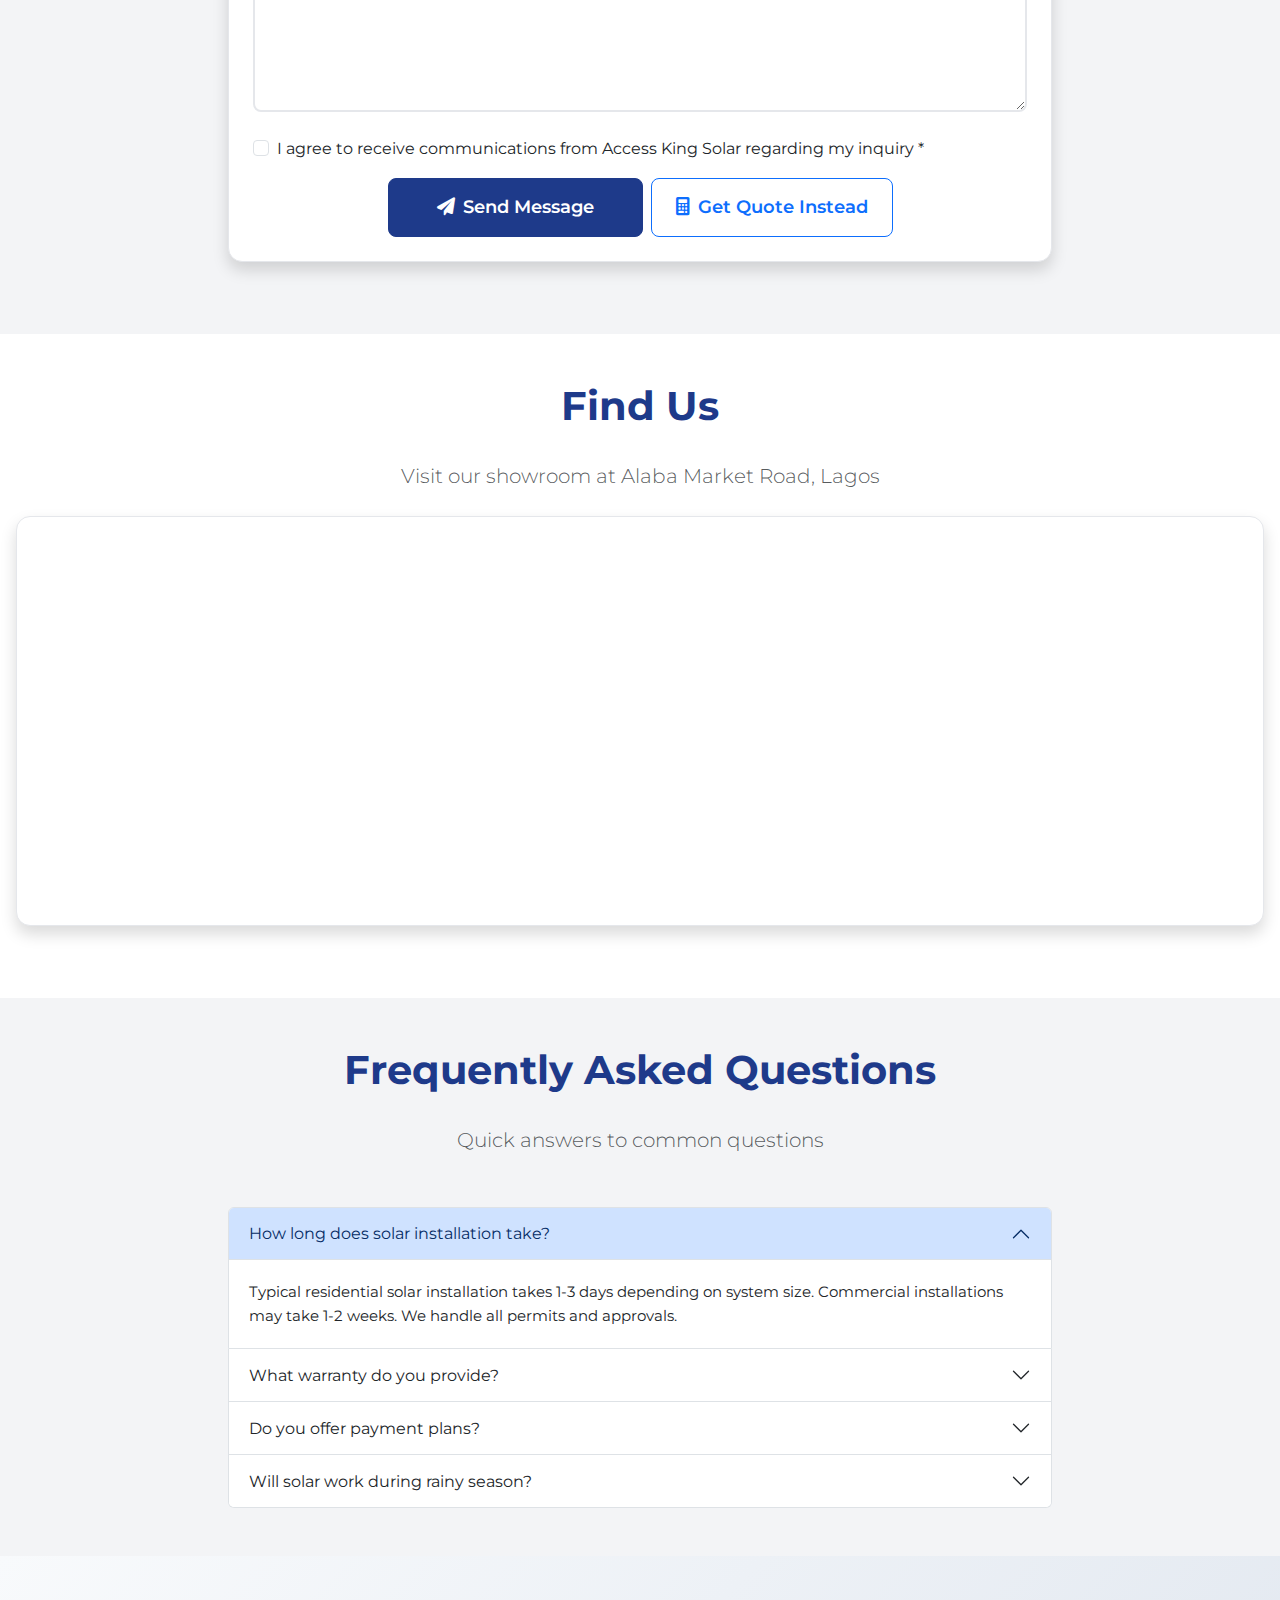
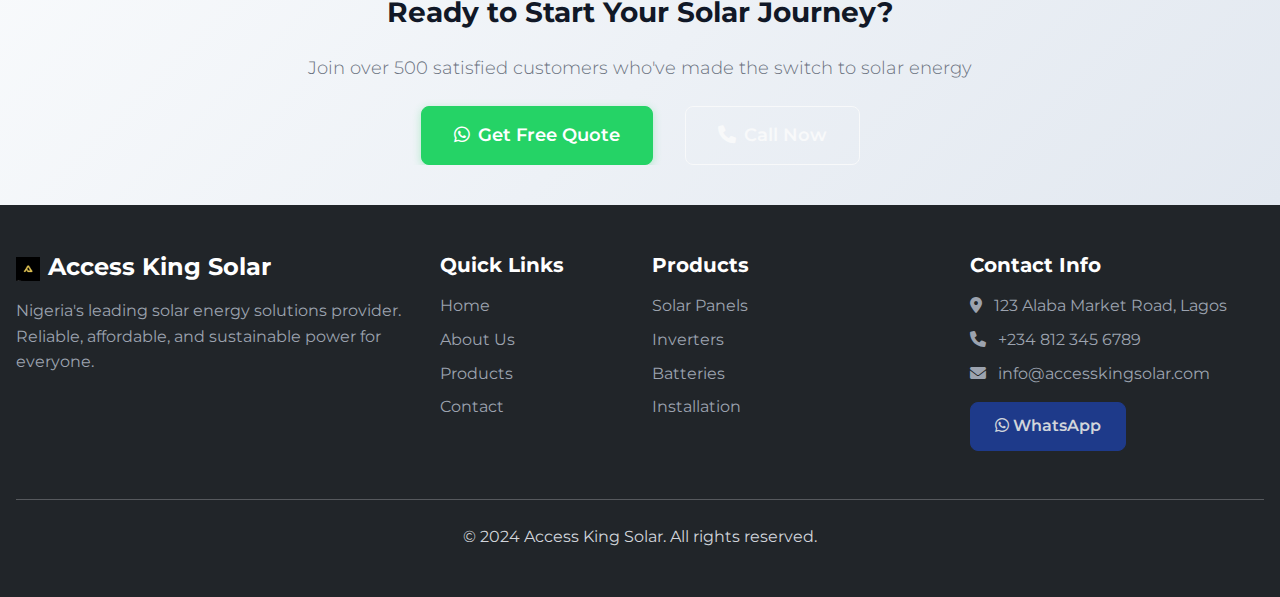
<file: contact.html>
<!DOCTYPE html>
<html lang="en">
<head>
    <meta charset="UTF-8">
    <meta name="viewport" content="width=device-width, initial-scale=1.0">
    <meta name="title" content="Contact Access King Solar - Get Your Solar Quote Today">
    <meta name="description" content="Contact Access King Solar for your solar energy needs. Visit our Lagos showroom, call us, or send a message for a free consultation and quote.">
    <meta name="keywords" content="contact access king solar, solar quote Lagos, solar consultation Nigeria, Alaba Market solar">
    <title>Contact Access King Solar - Get Your Solar Quote Today</title>

    <!-- Favicon -->
    <link rel="icon" type="image/x-icon" href="favicon.ico">

    <!-- Bootstrap CSS -->
    <link href="https://cdn.jsdelivr.net/npm/bootstrap@5.3.0/dist/css/bootstrap.min.css" rel="stylesheet">
    <!-- Font Awesome -->
    <link rel="stylesheet" href="https://cdnjs.cloudflare.com/ajax/libs/font-awesome/6.0.0/css/all.min.css">
    <!-- Google Fonts -->
    <link href="https://fonts.googleapis.com/css2?family=Montserrat:wght@300;400;600;700&display=swap" rel="stylesheet">
    <!-- Custom CSS -->
    <link rel="stylesheet" href="style.css">
</head>
<body>
    <!-- Header/Navigation -->
    <nav class="navbar navbar-expand-lg navbar-dark bg-primary fixed-top">
        <div class="container">
            <a class="navbar-brand fw-bold" href="index.html">
                <img src="logo.png" alt="Access King Solar Logo" class="navbar-logo me-2">Access King Solar
            </a>
            <button class="navbar-toggler" type="button" data-bs-toggle="collapse" data-bs-target="#navbarNav">
                <span class="navbar-toggler-icon"></span>
            </button>
            <div class="collapse navbar-collapse" id="navbarNav">
                <ul class="navbar-nav ms-auto">
                    <li class="nav-item">
                        <a class="nav-link" href="index.html">Home</a>
                    </li>
                    <li class="nav-item">
                        <a class="nav-link" href="about.html">About Us</a>
                    </li>
                    <li class="nav-item">
                        <a class="nav-link" href="products.html">Products</a>
                    </li>
                    <li class="nav-item">
                        <a class="nav-link" href="load-calculator.html">Load Calculator</a>
                    </li>
                    <li class="nav-item">
                        <a class="nav-link active" href="contact.html">Contact</a>
                    </li>
                    <li class="nav-item">
                        <a class="nav-link btn btn-success text-white px-3 ms-2" href="quote.html">Get Quote</a>
                    </li>
                </ul>
            </div>
        </div>
    </nav>

    <!-- Contact Hero Section -->
    <section class="page-hero-banner-image">
        <div class="container">
            <div class="text-center">
                <h1 class="display-4 fw-bold mb-3 text-white">Get in Touch</h1>
                <p class="lead text-light">We're here to help you power your world with clean energy</p>
            </div>
        </div>
    </section>

    <!-- Contact Information Section -->
    <section class="py-5">
        <div class="container">
            <div class="text-center mb-5">
                <h2 class="fw-bold text-primary">Contact Information</h2>
                <p class="lead text-muted">Multiple ways to reach our solar experts</p>
            </div>
            <div class="row">
                <div class="col-md-6 col-lg-4 mb-4">
                    <div class="card h-100 shadow-sm text-center">
                        <div class="card-body p-4">
                            <i class="fas fa-map-marker-alt fa-3x text-primary mb-3"></i>
                            <h5 class="fw-bold">Visit Our Showroom</h5>
                            <p class="text-muted mb-3">
                                123 Alaba Market Road,<br>
                                Lagos State, Nigeria
                            </p>
                            <p class="text-muted small">
                                <strong>Business Hours:</strong><br>
                                Mon - Fri: 8:00 AM - 6:00 PM<br>
                                Sat: 9:00 AM - 4:00 PM<br>
                                Sun: Closed
                            </p>
                            <a href="https://maps.google.com/?q=Alaba+Market+Road+Lagos" target="_blank" class="btn btn-outline-primary">
                                <i class="fas fa-directions me-2"></i>Get Directions
                            </a>
                        </div>
                    </div>
                </div>
                <div class="col-md-6 col-lg-4 mb-4">
                    <div class="card h-100 shadow-sm text-center">
                        <div class="card-body p-4">
                            <i class="fas fa-phone fa-3x text-primary mb-3"></i>
                            <h5 class="fw-bold">Call Us</h5>
                            <p class="text-muted mb-3">
                                <strong>Main Line:</strong><br>
                                <a href="tel:+2348080717441" class="text-decoration-none">+234 812 345 6789</a>
                            </p>
                            <p class="text-muted mb-3">
                                <strong>Technical Support:</strong><br>
                                <a href="tel:+2349087654321" class="text-decoration-none">+234 908 765 4321</a>
                            </p>
                            <p class="text-muted small">
                                Available 24/7 for technical support<br>
                                Sales: Mon-Sat, 8AM-8PM
                            </p>
                            <a href="tel:+2348080717441" class="btn btn-primary">
                                <i class="fas fa-phone me-2"></i>Call Now
                            </a>
                        </div>
                    </div>
                </div>
                <div class="col-md-6 col-lg-4 mb-4">
                    <div class="card h-100 shadow-sm text-center">
                        <div class="card-body p-4">
                            <i class="fas fa-envelope fa-3x text-primary mb-3"></i>
                            <h5 class="fw-bold">Email Us</h5>
                            <p class="text-muted mb-3">
                                <strong>General Inquiries:</strong><br>
                                <a href="mailto:info@accesskingsolar.com" class="text-decoration-none">info@accesskingsolar.com</a>
                            </p>
                            <p class="text-muted mb-3">
                                <strong>Sales:</strong><br>
                                <a href="mailto:sales@accesskingsolar.com" class="text-decoration-none">sales@accesskingsolar.com</a>
                            </p>
                            <p class="text-muted small">
                                We respond to emails within 2 hours<br>
                                during business hours
                            </p>
                            <a href="mailto:info@accesskingsolar.com" class="btn btn-outline-primary">
                                <i class="fas fa-envelope me-2"></i>Send Email
                            </a>
                        </div>
                    </div>
                </div>
            </div>
        </div>
    </section>

    <!-- Contact Form Section -->
    <section class="py-5 bg-light">
        <div class="container">
            <div class="row">
                <div class="col-lg-8 mx-auto">
                    <div class="card shadow">
                        <div class="card-header bg-primary text-white text-center">
                            <h3 class="mb-0">Send Us a Message</h3>
                            <p class="mb-0">For general inquiries, questions, or partnership opportunities</p>
                        </div>
                        <div class="card-body p-4">
                            <form id="contactForm">
                                <div class="mb-3">
                                    <label for="name" class="form-label fw-semibold">Full Name *</label>
                                    <input type="text" class="form-control form-control-lg" id="name" name="name" required>
                                </div>
                                <div class="row">
                                    <div class="col-md-6 mb-3">
                                        <label for="email" class="form-label fw-semibold">Email Address *</label>
                                        <input type="email" class="form-control form-control-lg" id="email" name="email" required>
                                    </div>
                                    <div class="col-md-6 mb-3">
                                        <label for="phone" class="form-label fw-semibold">Phone Number *</label>
                                        <input type="tel" class="form-control form-control-lg" id="phone" name="phone" required>
                                    </div>
                                </div>
                                <div class="mb-4">
                                    <label for="message" class="form-label fw-semibold">Message *</label>
                                    <textarea class="form-control" id="message" name="message" rows="5" required
                                              placeholder="How can we help you? Tell us about your inquiry, question, or feedback..."></textarea>
                                </div>
                                <div class="mb-3 form-check">
                                    <input type="checkbox" class="form-check-input" id="consent" name="consent" required>
                                    <label class="form-check-label" for="consent">
                                        I agree to receive communications from Access King Solar regarding my inquiry *
                                    </label>
                                </div>
                                <div class="d-grid gap-2 d-md-flex justify-content-md-center">
                                    <button type="submit" class="btn btn-primary btn-lg px-5">
                                        <i class="fas fa-paper-plane me-2"></i>Send Message
                                    </button>
                                    <a href="quote.html" class="btn btn-outline-primary btn-lg px-4">
                                        <i class="fas fa-calculator me-2"></i>Get Quote Instead
                                    </a>
                                </div>
                            </form>
                        </div>
                    </div>
                </div>
            </div>
        </div>
    </section>

    <!-- Map Section -->
    <section class="py-5">
        <div class="container">
            <div class="text-center mb-4">
                <h2 class="fw-bold text-primary">Find Us</h2>
                <p class="lead text-muted">Visit our showroom at Alaba Market Road, Lagos</p>
            </div>
            <div class="row">
                <div class="col-12">
                    <div class="card shadow">
                        <div class="card-body p-0">
                            <!-- Embedded Google Map -->
                            <iframe
                                src="https://www.google.com/maps/embed?pb=!1m18!1m12!1m3!1d3964.746863872829!2d3.2844917!3d6.4319444!2m3!1f0!2f0!3f0!3m2!1i1024!2i768!4f13.1!3m3!1m2!1s0x103b88c9b4d8c8c7%3A0x4b8b8b8b8b8b8b8b!2sAlaba%20International%20Market%2C%20Lagos!5e0!3m2!1sen!2sng!4v1628000000000!5m2!1sen!2sng"
                                width="100%"
                                height="400"
                                style="border:0;"
                                allowfullscreen=""
                                loading="lazy"
                                referrerpolicy="no-referrer-when-downgrade"
                                class="rounded">
                            </iframe>
                        </div>
                    </div>
                </div>
            </div>
        </div>
    </section>

    <!-- FAQ Section -->
    <section class="py-5 bg-light">
        <div class="container">
            <div class="text-center mb-5">
                <h2 class="fw-bold text-primary">Frequently Asked Questions</h2>
                <p class="lead text-muted">Quick answers to common questions</p>
            </div>
            <div class="row">
                <div class="col-lg-8 mx-auto">
                    <div class="accordion" id="faqAccordion">
                        <div class="accordion-item">
                            <h2 class="accordion-header">
                                <button class="accordion-button" type="button" data-bs-toggle="collapse" data-bs-target="#faq1">
                                    How long does solar installation take?
                                </button>
                            </h2>
                            <div id="faq1" class="accordion-collapse collapse show" data-bs-parent="#faqAccordion">
                                <div class="accordion-body">
                                    Typical residential solar installation takes 1-3 days depending on system size.
                                    Commercial installations may take 1-2 weeks. We handle all permits and approvals.
                                </div>
                            </div>
                        </div>
                        <div class="accordion-item">
                            <h2 class="accordion-header">
                                <button class="accordion-button collapsed" type="button" data-bs-toggle="collapse" data-bs-target="#faq2">
                                    What warranty do you provide?
                                </button>
                            </h2>
                            <div id="faq2" class="accordion-collapse collapse" data-bs-parent="#faqAccordion">
                                <div class="accordion-body">
                                    We provide comprehensive warranties: 25 years on solar panels, 5-10 years on inverters,
                                    5-10 years on batteries, and 2 years on installation workmanship.
                                </div>
                            </div>
                        </div>
                        <div class="accordion-item">
                            <h2 class="accordion-header">
                                <button class="accordion-button collapsed" type="button" data-bs-toggle="collapse" data-bs-target="#faq3">
                                    Do you offer payment plans?
                                </button>
                            </h2>
                            <div id="faq3" class="accordion-collapse collapse" data-bs-parent="#faqAccordion">
                                <div class="accordion-body">
                                    Yes! We offer flexible payment plans including installment payments over 6-24 months.
                                    Contact us to discuss options that work for your budget.
                                </div>
                            </div>
                        </div>
                        <div class="accordion-item">
                            <h2 class="accordion-header">
                                <button class="accordion-button collapsed" type="button" data-bs-toggle="collapse" data-bs-target="#faq4">
                                    Will solar work during rainy season?
                                </button>
                            </h2>
                            <div id="faq4" class="accordion-collapse collapse" data-bs-parent="#faqAccordion">
                                <div class="accordion-body">
                                    Yes! Solar panels work even on cloudy days, though at reduced efficiency.
                                    Your battery storage system provides power during dark periods and heavy rain.
                                </div>
                            </div>
                        </div>
                    </div>
                </div>
            </div>
        </div>
    </section>

    <!-- CTA Section -->
    <section class="cta-section py-5 bg-primary text-white">
        <div class="container text-center">
            <h2 class="fw-bold mb-4">Ready to Start Your Solar Journey?</h2>
            <p class="lead mb-4">Join over 500 satisfied customers who've made the switch to solar energy</p>
            <div class="d-flex flex-wrap justify-content-center gap-3">
                <a href="https://wa.me/2348080717441" class="btn btn-success btn-lg">
                    <i class="fab fa-whatsapp me-2"></i>Get Free Quote
                </a>
                <a href="tel:+2348080717441" class="btn btn-outline-light btn-lg">
                    <i class="fas fa-phone me-2"></i>Call Now
                </a>
            </div>
        </div>
    </section>

    <!-- Footer -->
    <footer class="bg-dark text-light py-5">
        <div class="container">
            <div class="row">
                <div class="col-md-4 mb-4">
                    <h5 class="fw-bold mb-3">
                        <img src="logo.png" alt="Access King Solar Logo" class="footer-logo me-2">Access King Solar
                    </h5>
                    <p class="text-muted">
                        Nigeria's leading solar energy solutions provider.
                        Reliable, affordable, and sustainable power for everyone.
                    </p>
                </div>
                <div class="col-md-2 mb-4">
                    <h6 class="fw-bold mb-3">Quick Links</h6>
                    <ul class="list-unstyled">
                        <li><a href="index.html" class="text-muted text-decoration-none">Home</a></li>
                        <li><a href="about.html" class="text-muted text-decoration-none">About Us</a></li>
                        <li><a href="products.html" class="text-muted text-decoration-none">Products</a></li>
                        <li><a href="contact.html" class="text-muted text-decoration-none">Contact</a></li>
                    </ul>
                </div>
                <div class="col-md-3 mb-4">
                    <h6 class="fw-bold mb-3">Products</h6>
                    <ul class="list-unstyled">
                        <li><a href="products.html" class="text-muted text-decoration-none">Solar Panels</a></li>
                        <li><a href="products.html" class="text-muted text-decoration-none">Inverters</a></li>
                        <li><a href="products.html" class="text-muted text-decoration-none">Batteries</a></li>
                        <li><a href="products.html" class="text-muted text-decoration-none">Installation</a></li>
                    </ul>
                </div>
                <div class="col-md-3 mb-4">
                    <h6 class="fw-bold mb-3">Contact Info</h6>
                    <ul class="list-unstyled">
                        <li class="text-muted">
                            <i class="fas fa-map-marker-alt me-2"></i>
                            123 Alaba Market Road, Lagos
                        </li>
                        <li class="text-muted">
                            <i class="fas fa-phone me-2"></i>
                            +234 812 345 6789
                        </li>
                        <li class="text-muted">
                            <i class="fas fa-envelope me-2"></i>
                            info@accesskingsolar.com
                        </li>
                    </ul>
                    <div class="mt-3">
                        <a href="https://wa.me/2348080717441" class="btn btn-success">
                            <i class="fab fa-whatsapp"></i> WhatsApp
                        </a>
                    </div>
                </div>
            </div>
            <hr class="my-4">
            <div class="text-center">
                <p class="mb-0">&copy; 2024 Access King Solar. All rights reserved.</p>
            </div>
        </div>
    </footer>

    <!-- WhatsApp Floating Button -->
    <div class="whatsapp-float">
        <a href="https://wa.me/2348080717441" target="_blank">
            <i class="fab fa-whatsapp"></i>
        </a>
    </div>

    <!-- Bootstrap JS -->
    <script src="https://cdn.jsdelivr.net/npm/bootstrap@5.3.0/dist/js/bootstrap.bundle.min.js"></script>
    <script>
        // Beautiful success message function
        function showSuccessMessage(title, message, type = 'contact-success') {
            // Remove any existing success messages
            const existingMessage = document.querySelector('.success-message');
            if (existingMessage) {
                existingMessage.remove();
            }

            // Create the success message container
            const successDiv = document.createElement('div');
            successDiv.className = `success-message ${type}`;
            successDiv.innerHTML = `
                <button class="close-btn" onclick="this.parentElement.remove()">&times;</button>
                <div class="success-icon">
                    <i class="fas fa-check"></i>
                </div>
                <div class="success-title">${title}</div>
                <div class="success-text">${message}</div>
            `;

            // Add to page
            document.body.appendChild(successDiv);

            // Show with animation
            setTimeout(() => {
                successDiv.classList.add('show');
            }, 100);

            // Auto-hide after 5 seconds
            setTimeout(() => {
                if (successDiv.parentElement) {
                    successDiv.classList.remove('show');
                    setTimeout(() => {
                        if (successDiv.parentElement) {
                            successDiv.remove();
                        }
                    }, 400);
                }
            }, 5000);
        }

        // Form submission handler (demo purposes)
        document.getElementById('contactForm').addEventListener('submit', function(e) {
            e.preventDefault();

            // Get form data
            const formData = new FormData(this);
            const data = Object.fromEntries(formData);

            // Simple validation
            if (!data.name || !data.email || !data.phone || !data.message || !data.consent) {
                alert('Please fill in all required fields.');
                return;
            }

            // Show beautiful success message
            showSuccessMessage(
                'Message Sent Successfully!',
                'Thank you for your message! We will get back to you within 2 hours.',
                'contact-success'
            );

            // Reset form
            this.reset();
        });
    </script>
</body>
</html>
</file>
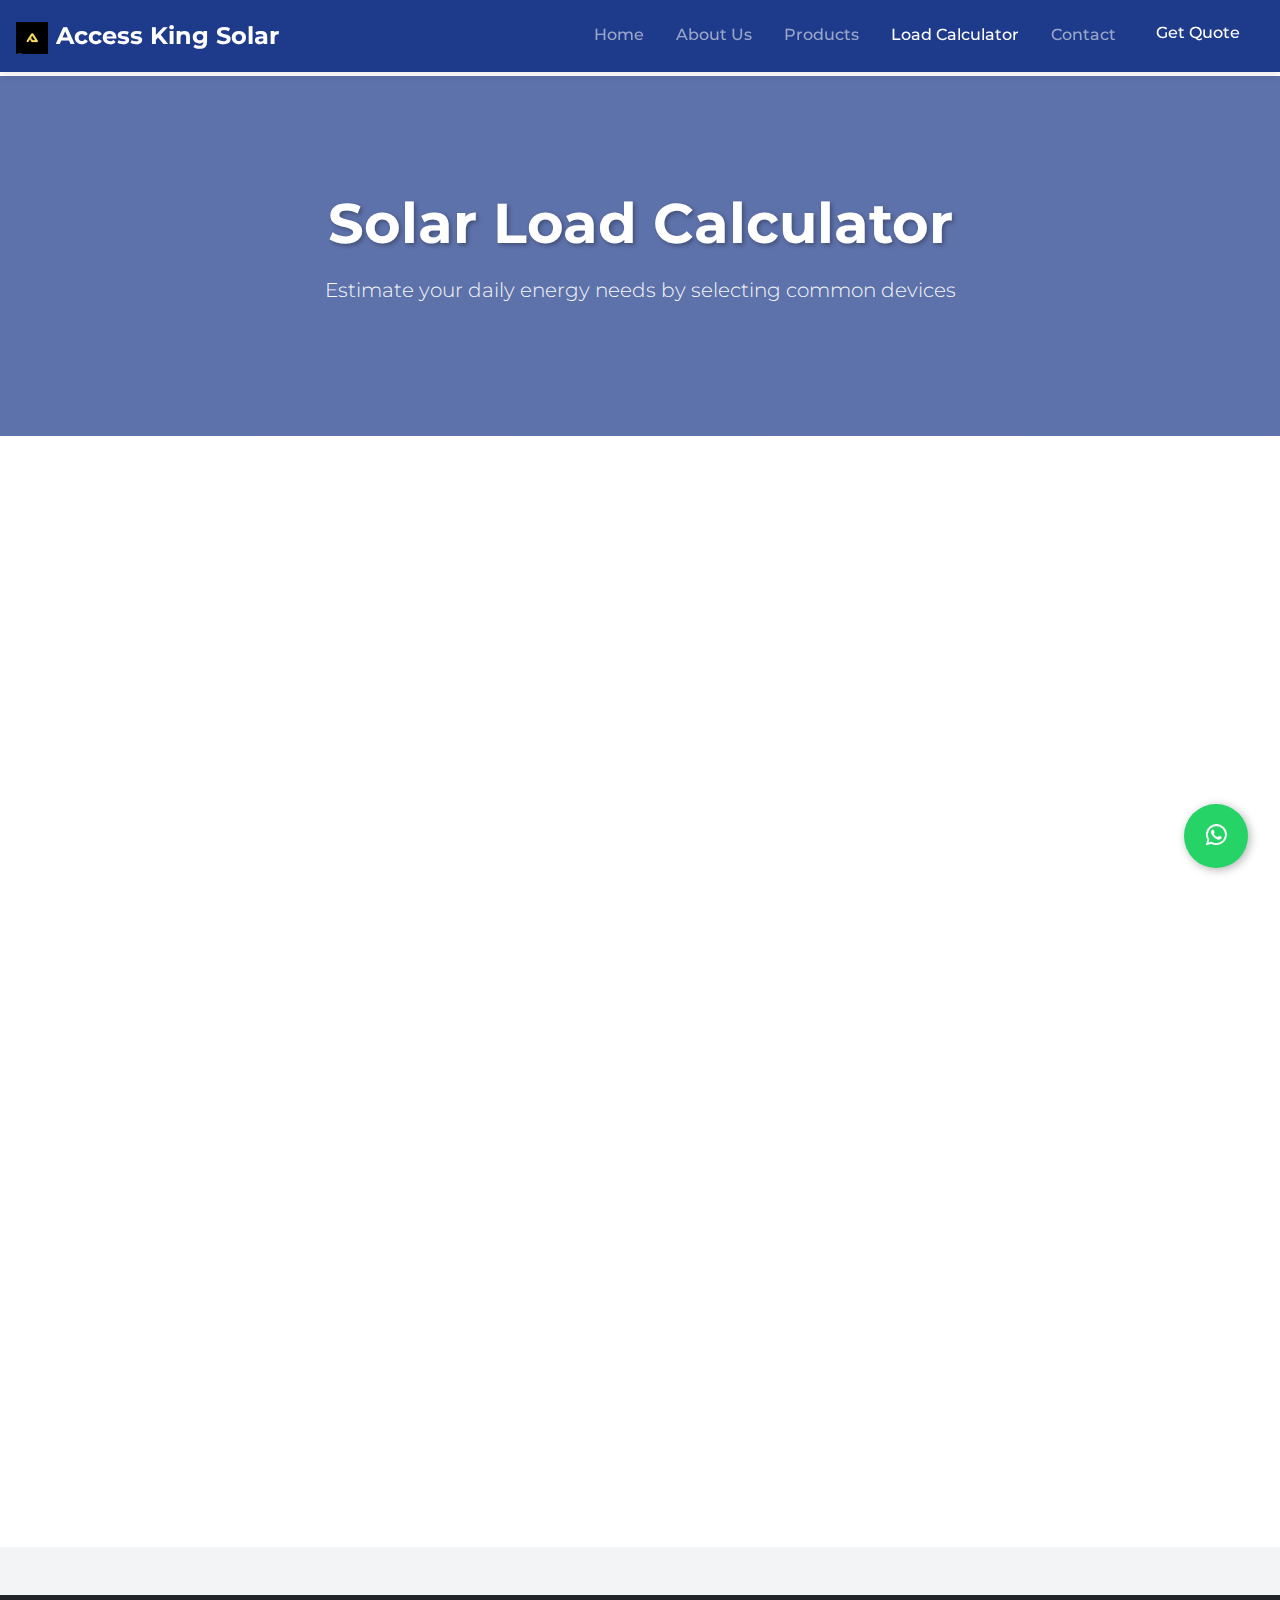
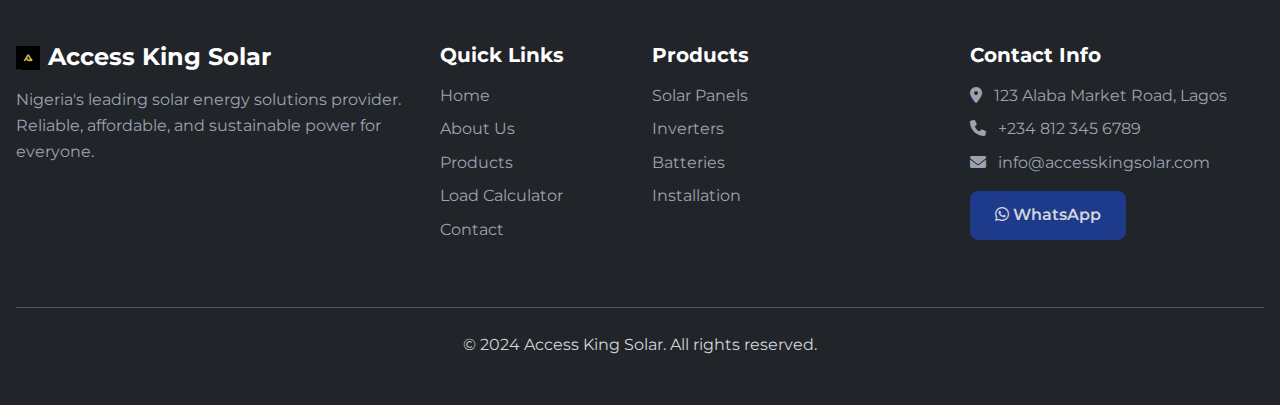
<file: load-calculator.html>
<!DOCTYPE html>
<html lang="en">
<head>
    <meta charset="UTF-8">
    <meta name="viewport" content="width=device-width, initial-scale=1.0">
    <meta name="title" content="Solar Load Calculator - Access King Solar">
    <meta name="description" content="Calculate your daily energy needs and get recommendations for your solar system size with our easy-to-use load calculator.">
    <meta name="keywords" content="solar calculator, energy calculator, load calculator, solar system size, Nigeria, Lagos">
    <title>Solar Load Calculator - Access King Solar</title>

    <!-- Favicon -->
    <link rel="icon" type="image/x-icon" href="favicon.ico">

    <!-- Bootstrap CSS -->
    <link href="https://cdn.jsdelivr.net/npm/bootstrap@5.3.0/dist/css/bootstrap.min.css" rel="stylesheet">
    <!-- Font Awesome -->
    <link rel="stylesheet" href="https://cdnjs.cloudflare.com/ajax/libs/font-awesome/6.0.0/css/all.min.css">
    <!-- Google Fonts -->
    <link href="https://fonts.googleapis.com/css2?family=Montserrat:wght@300;400;600;700&display=swap" rel="stylesheet">
    <!-- Custom CSS -->
    <link rel="stylesheet" href="style.css">
</head>
<body>
    <!-- Header/Navigation -->
    <nav class="navbar navbar-expand-lg navbar-dark bg-primary fixed-top">
        <div class="container">
            <a class="navbar-brand fw-bold" href="index.html">
                <img src="logo.png" alt="Access King Solar Logo" class="navbar-logo me-2">Access King Solar
            </a>
            <button class="navbar-toggler" type="button" data-bs-toggle="collapse" data-bs-target="#navbarNav">
                <span class="navbar-toggler-icon"></span>
            </button>
            <div class="collapse navbar-collapse" id="navbarNav">
                <ul class="navbar-nav ms-auto">
                    <li class="nav-item">
                        <a class="nav-link" href="index.html">Home</a>
                    </li>
                    <li class="nav-item">
                        <a class="nav-link" href="about.html">About Us</a>
                    </li>
                    <li class="nav-item">
                        <a class="nav-link" href="products.html">Products</a>
                    </li>
                    <li class="nav-item">
                        <a class="nav-link active" href="load-calculator.html">Load Calculator</a>
                    </li>
                    <li class="nav-item">
                        <a class="nav-link" href="contact.html">Contact</a>
                    </li>
                    <li class="nav-item">
                        <a class="nav-link btn btn-success text-white px-3 ms-2" href="quote.html">Get Quote</a>
                    </li>
                </ul>
            </div>
        </div>
    </nav>

    <!-- Hero Section -->
    <section class="page-hero-banner-image">
        <div class="container">
            <div class="text-center">
                <h1 class="display-4 fw-bold mb-3 text-white">Solar Load Calculator</h1>
                <p class="lead text-light">Estimate your daily energy needs by selecting common devices</p>
            </div>
        </div>
    </section>

    <!-- Calculator Section -->
    <section class="py-5">
        <div class="container">
            <div class="row justify-content-center">
                <div class="col-lg-10">
                    <div class="card shadow">
                        <div class="card-header bg-primary text-white">
                            <h3 class="mb-0"><i class="fas fa-calculator me-2"></i>Energy Load Calculator</h3>
                        </div>
                        <div class="card-body">
                            <form id="loadCalculatorForm">
                                <div class="row">
                                    <!-- Device 1: Light Bulb -->
                                    <div class="col-md-6 mb-4">
                                        <div class="card device-card h-100">
                                            <div class="card-body">
                                                <div class="d-flex align-items-center mb-3">
                                                    <i class="fas fa-lightbulb fa-2x text-warning me-3"></i>
                                                    <div>
                                                        <h5 class="card-title mb-1">Light Bulb</h5>
                                                        <p class="text-muted mb-0">15W per bulb</p>
                                                    </div>
                                                </div>
                                                <div class="row">
                                                    <div class="col-6">
                                                        <label class="form-label">Quantity</label>
                                                        <input type="number" class="form-control quantity" min="0" value="0" data-wattage="15">
                                                    </div>
                                                    <div class="col-6">
                                                        <label class="form-label">Hours/Day</label>
                                                        <input type="number" class="form-control hours" min="0" max="24" value="0" step="0.5">
                                                    </div>
                                                </div>
                                            </div>
                                        </div>
                                    </div>

                                    <!-- Device 2: Fan -->
                                    <div class="col-md-6 mb-4">
                                        <div class="card device-card h-100">
                                            <div class="card-body">
                                                <div class="d-flex align-items-center mb-3">
                                                    <i class="fas fa-fan fa-2x text-primary me-3"></i>
                                                    <div>
                                                        <h5 class="card-title mb-1">Fan</h5>
                                                        <p class="text-muted mb-0">75W per fan</p>
                                                    </div>
                                                </div>
                                                <div class="row">
                                                    <div class="col-6">
                                                        <label class="form-label">Quantity</label>
                                                        <input type="number" class="form-control quantity" min="0" value="0" data-wattage="75">
                                                    </div>
                                                    <div class="col-6">
                                                        <label class="form-label">Hours/Day</label>
                                                        <input type="number" class="form-control hours" min="0" max="24" value="0" step="0.5">
                                                    </div>
                                                </div>
                                            </div>
                                        </div>
                                    </div>

                                    <!-- Device 3: TV -->
                                    <div class="col-md-6 mb-4">
                                        <div class="card device-card h-100">
                                            <div class="card-body">
                                                <div class="d-flex align-items-center mb-3">
                                                    <i class="fas fa-tv fa-2x text-info me-3"></i>
                                                    <div>
                                                        <h5 class="card-title mb-1">TV</h5>
                                                        <p class="text-muted mb-0">120W per TV</p>
                                                    </div>
                                                </div>
                                                <div class="row">
                                                    <div class="col-6">
                                                        <label class="form-label">Quantity</label>
                                                        <input type="number" class="form-control quantity" min="0" value="0" data-wattage="120">
                                                    </div>
                                                    <div class="col-6">
                                                        <label class="form-label">Hours/Day</label>
                                                        <input type="number" class="form-control hours" min="0" max="24" value="0" step="0.5">
                                                    </div>
                                                </div>
                                            </div>
                                        </div>
                                    </div>

                                    <!-- Device 4: Refrigerator -->
                                    <div class="col-md-6 mb-4">
                                        <div class="card device-card h-100">
                                            <div class="card-body">
                                                <div class="d-flex align-items-center mb-3">
                                                    <i class="fas fa-archive fa-2x text-success me-3"></i>
                                                    <div>
                                                        <h5 class="card-title mb-1">Refrigerator</h5>
                                                        <p class="text-muted mb-0">200W per fridge</p>
                                                    </div>
                                                </div>
                                                <div class="row">
                                                    <div class="col-6">
                                                        <label class="form-label">Quantity</label>
                                                        <input type="number" class="form-control quantity" min="0" value="0" data-wattage="200">
                                                    </div>
                                                    <div class="col-6">
                                                        <label class="form-label">Hours/Day</label>
                                                        <input type="number" class="form-control hours" min="0" max="24" value="0" step="0.5">
                                                    </div>
                                                </div>
                                            </div>
                                        </div>
                                    </div>

                                    <!-- Device 5: Laptop -->
                                    <div class="col-md-6 mb-4">
                                        <div class="card device-card h-100">
                                            <div class="card-body">
                                                <div class="d-flex align-items-center mb-3">
                                                    <i class="fas fa-laptop fa-2x text-secondary me-3"></i>
                                                    <div>
                                                        <h5 class="card-title mb-1">Laptop</h5>
                                                        <p class="text-muted mb-0">65W per laptop</p>
                                                    </div>
                                                </div>
                                                <div class="row">
                                                    <div class="col-6">
                                                        <label class="form-label">Quantity</label>
                                                        <input type="number" class="form-control quantity" min="0" value="0" data-wattage="65">
                                                    </div>
                                                    <div class="col-6">
                                                        <label class="form-label">Hours/Day</label>
                                                        <input type="number" class="form-control hours" min="0" max="24" value="0" step="0.5">
                                                    </div>
                                                </div>
                                            </div>
                                        </div>
                                    </div>
                                </div>

                                <div class="text-center mt-4">
                                    <button type="button" class="btn btn-primary btn-lg" id="calculateBtn">
                                        <i class="fas fa-calculator me-2"></i>Calculate Load
                                    </button>
                                </div>
                            </form>
                        </div>
                    </div>
                </div>
            </div>
        </div>
    </section>

    <!-- Results Section -->
    <section class="py-4">
        <div class="container">
            <div class="row justify-content-center">
                <div class="col-lg-8">
                    <div class="card shadow results-card" id="resultsCard" style="display: none;">
                        <div class="card-header bg-success text-white">
                            <h4 class="mb-0"><i class="fas fa-chart-line me-2"></i>Your Energy Requirements</h4>
                        </div>
                        <div class="card-body">
                            <div class="row text-center">
                                <div class="col-md-6 mb-3">
                                    <div class="result-item">
                                        <i class="fas fa-bolt fa-3x text-warning mb-3"></i>
                                        <h3 class="fw-bold text-primary" id="totalLoad">0</h3>
                                        <p class="text-muted">Total Daily Load (kWh)</p>
                                    </div>
                                </div>
                                <div class="col-md-6 mb-3">
                                    <div class="result-item">
                                        <i class="fas fa-solar-panel fa-3x text-success mb-3"></i>
                                        <h3 class="fw-bold text-success" id="systemSize">0</h3>
                                        <p class="text-muted">Suggested Solar System Size (kW)</p>
                                    </div>
                                </div>
                            </div>
                            <div class="mt-4 text-center">
                                <p class="text-muted mb-3">Ready to get started with your solar system?</p>
                                <a href="https://wa.me/2348080717441?text=Hi! I used your load calculator and need a %LOAD%kWh solar system. Can you help me with a quote?"
                                   class="btn btn-success btn-lg" id="whatsappBtn">
                                    <i class="fab fa-whatsapp me-2"></i>Get Quote on WhatsApp
                                </a>
                            </div>
                        </div>
                    </div>
                </div>
            </div>
        </div>
    </section>

    <!-- Footer -->
    <footer class="bg-dark text-light py-5">
        <div class="container">
            <div class="row">
                <div class="col-md-4 mb-4">
                    <h5 class="fw-bold mb-3">
                        <img src="logo.png" alt="Access King Solar Logo" class="footer-logo me-2">Access King Solar
                    </h5>
                    <p class="text-muted">
                        Nigeria's leading solar energy solutions provider.
                        Reliable, affordable, and sustainable power for everyone.
                    </p>
                </div>
                <div class="col-md-2 mb-4">
                    <h6 class="fw-bold mb-3">Quick Links</h6>
                    <ul class="list-unstyled">
                        <li><a href="index.html" class="text-muted text-decoration-none">Home</a></li>
                        <li><a href="about.html" class="text-muted text-decoration-none">About Us</a></li>
                        <li><a href="products.html" class="text-muted text-decoration-none">Products</a></li>
                        <li><a href="load-calculator.html" class="text-muted text-decoration-none">Load Calculator</a></li>
                        <li><a href="contact.html" class="text-muted text-decoration-none">Contact</a></li>
                    </ul>
                </div>
                <div class="col-md-3 mb-4">
                    <h6 class="fw-bold mb-3">Products</h6>
                    <ul class="list-unstyled">
                        <li><a href="products.html" class="text-muted text-decoration-none">Solar Panels</a></li>
                        <li><a href="products.html" class="text-muted text-decoration-none">Inverters</a></li>
                        <li><a href="products.html" class="text-muted text-decoration-none">Batteries</a></li>
                        <li><a href="products.html" class="text-muted text-decoration-none">Installation</a></li>
                    </ul>
                </div>
                <div class="col-md-3 mb-4">
                    <h6 class="fw-bold mb-3">Contact Info</h6>
                    <ul class="list-unstyled">
                        <li class="text-muted">
                            <i class="fas fa-map-marker-alt me-2"></i>
                            123 Alaba Market Road, Lagos
                        </li>
                        <li class="text-muted">
                            <i class="fas fa-phone me-2"></i>
                            +234 812 345 6789
                        </li>
                        <li class="text-muted">
                            <i class="fas fa-envelope me-2"></i>
                            info@accesskingsolar.com
                        </li>
                    </ul>
                    <div class="mt-3">
                        <a href="https://wa.me/2348080717441" class="btn btn-success">
                            <i class="fab fa-whatsapp"></i> WhatsApp
                        </a>
                    </div>
                </div>
            </div>
            <hr class="my-4">
            <div class="text-center">
                <p class="mb-0">&copy; 2024 Access King Solar. All rights reserved.</p>
            </div>
        </div>
    </footer>

    <!-- WhatsApp Floating Button -->
    <div class="whatsapp-float">
        <a href="https://wa.me/2348080717441" target="_blank">
            <i class="fab fa-whatsapp"></i>
        </a>
    </div>

    <!-- Bootstrap JS -->
    <script src="https://cdn.jsdelivr.net/npm/bootstrap@5.3.0/dist/js/bootstrap.bundle.min.js"></script>
    <script src="script.js"></script>
    <script>
        document.getElementById('calculateBtn').addEventListener('click', function() {
            let totalWh = 0;

            // Get all device cards
            const deviceCards = document.querySelectorAll('.device-card');

            deviceCards.forEach(card => {
                const quantity = parseInt(card.querySelector('.quantity').value) || 0;
                const hours = parseFloat(card.querySelector('.hours').value) || 0;
                const wattage = parseInt(card.querySelector('.quantity').dataset.wattage) || 0;

                const deviceWh = wattage * quantity * hours;
                totalWh += deviceWh;
            });

            // Convert to kWh
            const totalKwh = totalWh / 1000;

            // Calculate suggested system size (Total Daily Load ÷ 5)
            const systemSize = totalKwh / 5;

            // Display results
            document.getElementById('totalLoad').textContent = totalKwh.toFixed(2);
            document.getElementById('systemSize').textContent = systemSize.toFixed(2);

            // Update WhatsApp link with calculated load
            const whatsappBtn = document.getElementById('whatsappBtn');
            const currentHref = whatsappBtn.href;
            const updatedHref = currentHref.replace('%LOAD%', totalKwh.toFixed(2));
            whatsappBtn.href = updatedHref;

            // Show results card
            document.getElementById('resultsCard').style.display = 'block';

            // Scroll to results
            document.getElementById('resultsCard').scrollIntoView({
                behavior: 'smooth',
                block: 'center'
            });
        });

        // Real-time calculation on input change
        document.addEventListener('input', function(e) {
            if (e.target.classList.contains('quantity') || e.target.classList.contains('hours')) {
                // Optional: Auto-calculate on every input change
                // Uncomment the line below for real-time updates
                // document.getElementById('calculateBtn').click();
            }
        });
    </script>
</body>
</html>
</file>
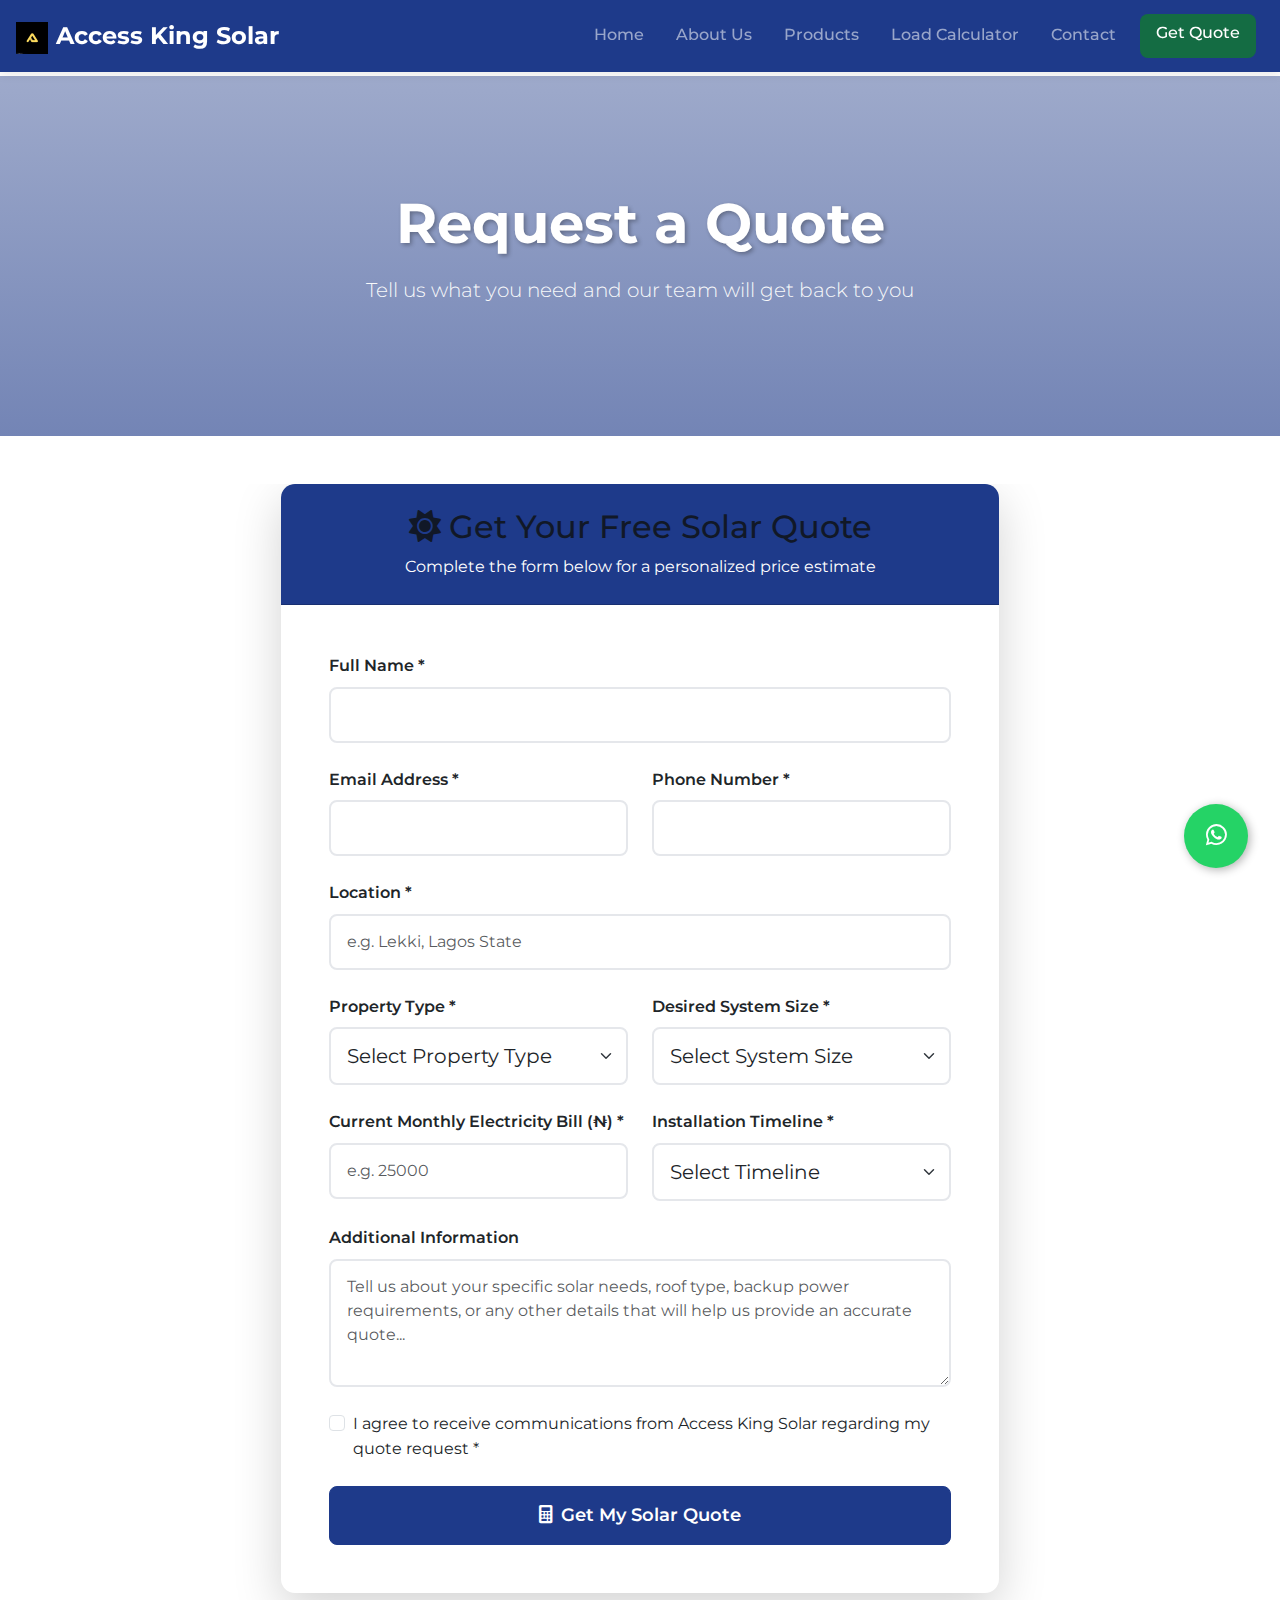
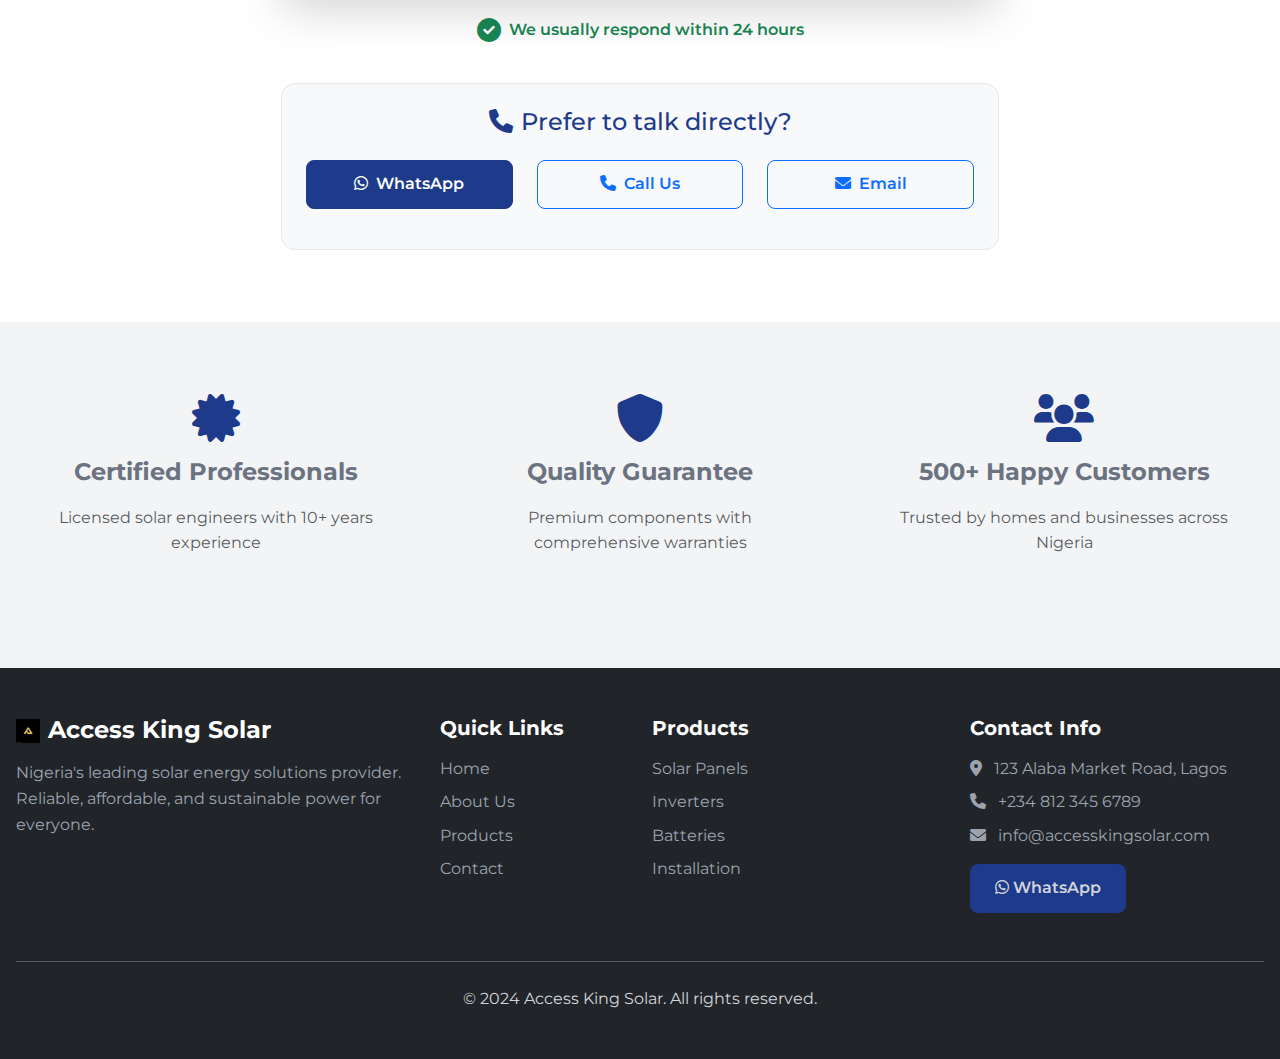
<file: quote.html>
<!DOCTYPE html>
<html lang="en">
<head>
    <meta charset="UTF-8">
    <meta name="viewport" content="width=device-width, initial-scale=1.0">
    <meta name="title" content="Request a Solar Quote - Access King Solar Nigeria">
    <meta name="description" content="Get a free quote for solar panels, inverters, batteries, or complete solar systems. Professional consultation from Nigeria's leading solar company.">
    <meta name="keywords" content="solar quote Nigeria, solar panels quote, inverter quote, battery quote, solar installation quote Lagos">
    <title>Request a Solar Quote - Access King Solar Nigeria</title>

    <!-- Favicon -->
    <link rel="icon" type="image/x-icon" href="favicon.ico">

    <!-- Bootstrap CSS -->
    <link href="https://cdn.jsdelivr.net/npm/bootstrap@5.3.0/dist/css/bootstrap.min.css" rel="stylesheet">
    <!-- Font Awesome -->
    <link rel="stylesheet" href="https://cdnjs.cloudflare.com/ajax/libs/font-awesome/6.0.0/css/all.min.css">
    <!-- Google Fonts -->
    <link href="https://fonts.googleapis.com/css2?family=Montserrat:wght@300;400;600;700&display=swap" rel="stylesheet">
    <!-- Custom CSS -->
    <link rel="stylesheet" href="style.css">
</head>
<body>
    <!-- Header/Navigation -->
    <nav class="navbar navbar-expand-lg navbar-dark bg-primary fixed-top">
        <div class="container">
            <a class="navbar-brand fw-bold" href="index.html">
                <img src="logo.png" alt="Access King Solar Logo" class="navbar-logo me-2">Access King Solar
            </a>
            <button class="navbar-toggler" type="button" data-bs-toggle="collapse" data-bs-target="#navbarNav">
                <span class="navbar-toggler-icon"></span>
            </button>
            <div class="collapse navbar-collapse" id="navbarNav">
                <ul class="navbar-nav ms-auto">
                    <li class="nav-item">
                        <a class="nav-link" href="index.html">Home</a>
                    </li>
                    <li class="nav-item">
                        <a class="nav-link" href="about.html">About Us</a>
                    </li>
                    <li class="nav-item">
                        <a class="nav-link" href="products.html">Products</a>
                    </li>
                    <li class="nav-item">
                        <a class="nav-link" href="load-calculator.html">Load Calculator</a>
                    </li>
                    <li class="nav-item">
                        <a class="nav-link" href="contact.html">Contact</a>
                    </li>
                    <li class="nav-item">
                        <a class="nav-link active btn btn-success text-white px-3 ms-2" href="quote.html">Get Quote</a>
                    </li>
                </ul>
            </div>
        </div>
    </nav>

    <!-- Quote Hero Section -->
    <section class="quote-hero-banner">
        <div class="container">
            <div class="text-center">
                <h1 class="display-4 fw-bold mb-3 text-white">Request a Quote</h1>
                <p class="lead text-light">Tell us what you need and our team will get back to you</p>
            </div>
        </div>
    </section>

    <!-- Quote Form Section -->
    <section class="py-5">
        <div class="container">
            <div class="row justify-content-center">
                <div class="col-lg-8 col-xl-7">
                    <div class="card shadow-lg border-0">
                        <div class="card-header bg-primary text-white text-center py-4">
                            <h3 class="mb-2">
                                <i class="fas fa-sun me-2"></i>Get Your Free Solar Quote
                            </h3>
                            <p class="mb-0">Complete the form below for a personalized price estimate</p>
                        </div>
                        <div class="card-body p-4 p-md-5">
                            <form id="quoteForm">
                                <div class="row">
                                    <div class="col-12 mb-4">
                                        <label for="fullName" class="form-label fw-semibold">Full Name *</label>
                                        <input type="text" class="form-control form-control-lg" id="fullName" name="fullName" required>
                                    </div>
                                </div>

                                <div class="row">
                                    <div class="col-md-6 mb-4">
                                        <label for="email" class="form-label fw-semibold">Email Address *</label>
                                        <input type="email" class="form-control form-control-lg" id="email" name="email" required>
                                    </div>
                                    <div class="col-md-6 mb-4">
                                        <label for="phone" class="form-label fw-semibold">Phone Number *</label>
                                        <input type="tel" class="form-control form-control-lg" id="phone" name="phone" required>
                                    </div>
                                </div>

                                <div class="mb-4">
                                    <label for="location" class="form-label fw-semibold">Location *</label>
                                    <input type="text" class="form-control form-control-lg" id="location" name="location" required
                                           placeholder="e.g. Lekki, Lagos State">
                                </div>

                                <div class="row">
                                    <div class="col-md-6 mb-4">
                                        <label for="propertyType" class="form-label fw-semibold">Property Type *</label>
                                        <select class="form-select form-select-lg" id="propertyType" name="propertyType" required>
                                            <option value="">Select Property Type</option>
                                            <option value="Residential">Residential</option>
                                            <option value="Commercial">Commercial</option>
                                            <option value="Industrial">Industrial</option>
                                        </select>
                                    </div>
                                    <div class="col-md-6 mb-4">
                                        <label for="systemSize" class="form-label fw-semibold">Desired System Size *</label>
                                        <select class="form-select form-select-lg" id="systemSize" name="systemSize" required>
                                            <option value="">Select System Size</option>
                                            <option value="1-2kw">1-2KW (Small Home)</option>
                                            <option value="3-5kw">3-5KW (Medium Home)</option>
                                            <option value="6-10kw">6-10KW (Large Home)</option>
                                            <option value="10kw+">10KW+ (Commercial)</option>
                                            <option value="custom">Custom Size</option>
                                        </select>
                                    </div>
                                </div>

                                <div class="row">
                                    <div class="col-md-6 mb-4">
                                        <label for="monthlyBill" class="form-label fw-semibold">Current Monthly Electricity Bill (₦) *</label>
                                        <input type="number" class="form-control form-control-lg" id="monthlyBill" name="monthlyBill" required
                                               placeholder="e.g. 25000">
                                    </div>
                                    <div class="col-md-6 mb-4">
                                        <label for="installationTimeline" class="form-label fw-semibold">Installation Timeline *</label>
                                        <select class="form-select form-select-lg" id="installationTimeline" name="installationTimeline" required>
                                            <option value="">Select Timeline</option>
                                            <option value="immediate">Within 1 month</option>
                                            <option value="short-term">1-3 months</option>
                                            <option value="medium-term">3-6 months</option>
                                            <option value="long-term">6+ months</option>
                                            <option value="just-researching">Just researching</option>
                                        </select>
                                    </div>
                                </div>

                                <div class="mb-4">
                                    <label for="additionalInfo" class="form-label fw-semibold">Additional Information</label>
                                    <textarea class="form-control" id="additionalInfo" name="additionalInfo" rows="4"
                                              placeholder="Tell us about your specific solar needs, roof type, backup power requirements, or any other details that will help us provide an accurate quote..."></textarea>
                                </div>

                                <div class="mb-4 form-check">
                                    <input type="checkbox" class="form-check-input" id="consent" name="consent" required>
                                    <label class="form-check-label" for="consent">
                                        I agree to receive communications from Access King Solar regarding my quote request *
                                    </label>
                                </div>

                                <div class="d-grid">
                                    <button type="submit" class="btn btn-primary btn-lg py-3">
                                        <i class="fas fa-calculator me-2"></i>Get My Solar Quote
                                    </button>
                                </div>
                            </form>
                        </div>
                    </div>

                    <!-- Reassurance Section -->
                    <div class="text-center mt-4">
                        <div class="d-inline-flex align-items-center text-success mb-3">
                            <i class="fas fa-check-circle fs-4 me-2"></i>
                            <span class="fw-semibold">We usually respond within 24 hours</span>
                        </div>
                    </div>

                    <!-- Alternative Contact Methods -->
                    <div class="card mt-4 bg-light">
                        <div class="card-body text-center">
                            <h5 class="card-title text-primary mb-4">
                                <i class="fas fa-phone me-2"></i>Prefer to talk directly?
                            </h5>
                            <div class="row">
                                <div class="col-md-4 mb-3">
                                    <a href="https://wa.me/2348080717441" class="btn btn-success w-100">
                                        <i class="fab fa-whatsapp me-2"></i>WhatsApp
                                    </a>
                                </div>
                                <div class="col-md-4 mb-3">
                                    <a href="tel:+2348080717441" class="btn btn-outline-primary w-100">
                                        <i class="fas fa-phone me-2"></i>Call Us
                                    </a>
                                </div>
                                <div class="col-md-4 mb-3">
                                    <a href="mailto:info@accesskingsolar.com" class="btn btn-outline-primary w-100">
                                        <i class="fas fa-envelope me-2"></i>Email
                                    </a>
                                </div>
                            </div>
                        </div>
                    </div>
                </div>
            </div>
        </div>
    </section>

    <!-- Trust Section -->
    <section class="py-5 bg-light">
        <div class="container">
            <div class="row text-center">
                <div class="col-md-4 mb-4">
                    <div class="p-4">
                        <i class="fas fa-certificate fa-3x text-primary mb-3"></i>
                        <h5 class="fw-bold">Certified Professionals</h5>
                        <p class="text-muted">Licensed solar engineers with 10+ years experience</p>
                    </div>
                </div>
                <div class="col-md-4 mb-4">
                    <div class="p-4">
                        <i class="fas fa-shield-alt fa-3x text-primary mb-3"></i>
                        <h5 class="fw-bold">Quality Guarantee</h5>
                        <p class="text-muted">Premium components with comprehensive warranties</p>
                    </div>
                </div>
                <div class="col-md-4 mb-4">
                    <div class="p-4">
                        <i class="fas fa-users fa-3x text-primary mb-3"></i>
                        <h5 class="fw-bold">500+ Happy Customers</h5>
                        <p class="text-muted">Trusted by homes and businesses across Nigeria</p>
                    </div>
                </div>
            </div>
        </div>
    </section>

    <!-- Footer -->
    <footer class="bg-dark text-light py-5">
        <div class="container">
            <div class="row">
                <div class="col-md-4 mb-4">
                    <h5 class="fw-bold mb-3">
                        <img src="logo.png" alt="Access King Solar Logo" class="footer-logo me-2">Access King Solar
                    </h5>
                    <p class="text-muted">
                        Nigeria's leading solar energy solutions provider.
                        Reliable, affordable, and sustainable power for everyone.
                    </p>
                </div>
                <div class="col-md-2 mb-4">
                    <h6 class="fw-bold mb-3">Quick Links</h6>
                    <ul class="list-unstyled">
                        <li><a href="index.html" class="text-muted text-decoration-none">Home</a></li>
                        <li><a href="about.html" class="text-muted text-decoration-none">About Us</a></li>
                        <li><a href="products.html" class="text-muted text-decoration-none">Products</a></li>
                        <li><a href="contact.html" class="text-muted text-decoration-none">Contact</a></li>
                    </ul>
                </div>
                <div class="col-md-3 mb-4">
                    <h6 class="fw-bold mb-3">Products</h6>
                    <ul class="list-unstyled">
                        <li><a href="products.html" class="text-muted text-decoration-none">Solar Panels</a></li>
                        <li><a href="products.html" class="text-muted text-decoration-none">Inverters</a></li>
                        <li><a href="products.html" class="text-muted text-decoration-none">Batteries</a></li>
                        <li><a href="products.html" class="text-muted text-decoration-none">Installation</a></li>
                    </ul>
                </div>
                <div class="col-md-3 mb-4">
                    <h6 class="fw-bold mb-3">Contact Info</h6>
                    <ul class="list-unstyled">
                        <li class="text-muted">
                            <i class="fas fa-map-marker-alt me-2"></i>
                            123 Alaba Market Road, Lagos
                        </li>
                        <li class="text-muted">
                            <i class="fas fa-phone me-2"></i>
                            +234 812 345 6789
                        </li>
                        <li class="text-muted">
                            <i class="fas fa-envelope me-2"></i>
                            info@accesskingsolar.com
                        </li>
                    </ul>
                    <div class="mt-3">
                        <a href="https://wa.me/2348080717441" class="btn btn-success">
                            <i class="fab fa-whatsapp"></i> WhatsApp
                        </a>
                    </div>
                </div>
            </div>
            <hr class="my-4">
            <div class="text-center">
                <p class="mb-0">&copy; 2024 Access King Solar. All rights reserved.</p>
            </div>
        </div>
    </footer>

    <!-- WhatsApp Floating Button -->
    <div class="whatsapp-float">
        <a href="https://wa.me/2348080717441" target="_blank">
            <i class="fab fa-whatsapp"></i>
        </a>
    </div>

    <!-- Bootstrap JS -->
    <script src="https://cdn.jsdelivr.net/npm/bootstrap@5.3.0/dist/js/bootstrap.bundle.min.js"></script>
    <script>
        // Beautiful success message function
        function showSuccessMessage(title, message, type = 'quote-success') {
            // Remove any existing success messages
            const existingMessage = document.querySelector('.success-message');
            if (existingMessage) {
                existingMessage.remove();
            }

            // Create the success message container
            const successDiv = document.createElement('div');
            successDiv.className = `success-message ${type}`;
            successDiv.innerHTML = `
                <button class="close-btn" onclick="this.parentElement.remove()">&times;</button>
                <div class="success-icon">
                    <i class="fas fa-check"></i>
                </div>
                <div class="success-title">${title}</div>
                <div class="success-text">${message}</div>
            `;

            // Add to page
            document.body.appendChild(successDiv);

            // Show with animation
            setTimeout(() => {
                successDiv.classList.add('show');
            }, 100);

            // Auto-hide after 6 seconds (longer for quote message)
            setTimeout(() => {
                if (successDiv.parentElement) {
                    successDiv.classList.remove('show');
                    setTimeout(() => {
                        if (successDiv.parentElement) {
                            successDiv.remove();
                        }
                    }, 400);
                }
            }, 6000);
        }

        // Form submission handler
        document.getElementById('quoteForm').addEventListener('submit', function(e) {
            e.preventDefault();

            // Get form data
            const formData = new FormData(this);
            const data = Object.fromEntries(formData);

            // Simple validation
            if (!data.fullName || !data.email || !data.phone || !data.location ||
                !data.propertyType || !data.systemSize || !data.monthlyBill ||
                !data.installationTimeline || !data.consent) {
                alert('Please fill in all required fields.');
                return;
            }

            // Show beautiful success message
            showSuccessMessage(
                'Quote Request Submitted!',
                'Thank you for your detailed quote request! Our solar specialists will prepare a customized quote and contact you within 24 hours.',
                'quote-success'
            );

            // Reset form
            this.reset();
        });
    </script>
</body>
</html>
</file>
<file: style.css>
:root {
    --primary-blue: #1e3a8a;
    --accent-blue: #2563eb;
    --solar-yellow: #fbbf24;
    --text-dark: #111827;
    --text-medium: #6b7280;
    --bg-white: #ffffff;
    --bg-light-gray: #f3f4f6;
}

* {
    margin: 0;
    padding: 0;
    box-sizing: border-box;
}

body {
    font-family: 'Montserrat', sans-serif;
    line-height: 1.6;
    color: var(--text-medium);
    padding-top: 4.75rem; /* Use rem instead of fixed px */
    background-color: var(--bg-white);
    overflow-x: hidden; /* Prevent horizontal scroll */
}

/* Primary Blue Theme */
.bg-primary {
    background-color: var(--primary-blue) !important;
}

.text-primary {
    color: var(--primary-blue) !important;
}

/* Buttons - Blue Primary */
.btn-primary {
    background-color: var(--primary-blue);
    border-color: var(--primary-blue);
    color: var(--bg-white);
    border-radius: 8px;
    font-weight: 600;
}

.btn-primary:hover {
    background-color: var(--accent-blue);
    border-color: var(--accent-blue);
}

/* Remove green buttons, replace with blue */
.btn-success {
    background-color: var(--primary-blue);
    border-color: var(--primary-blue);
    color: var(--bg-white);
    border-radius: 8px;
    font-weight: 600;
}

.btn-success:hover {
    background-color: var(--accent-blue);
    border-color: var(--accent-blue);
}

/* Solar Yellow Accents (minimal use) */
.text-solar-accent {
    color: var(--solar-yellow) !important;
}

/* Updated text hierarchy */
h1, h2, h3 {
    color: var(--text-dark);
}

h1 {
    color: var(--primary-blue);
}

.lead {
    color: var(--text-medium);
}

/* Hero section with full-width background image and refined overlay */
.hero-section {
    background: linear-gradient(rgba(30, 58, 138, 0.6) 0%, rgba(30, 58, 138, 0.3) 100%),
                url('Home hero section image.webp') center/cover no-repeat;
    min-height: 100vh;
    display: flex;
    align-items: center;
    position: relative;
    color: white;
}

/* Page banner heroes for inner pages */
.page-hero-banner {
    background-color: var(--primary-blue);
    height: 35vh;
    display: flex;
    align-items: center;
    position: relative;
    color: white;
}

.page-hero-banner .container {
    position: relative;
    z-index: 2;
}

.page-hero-banner h1 {
    color: white;
    font-weight: 700;
    text-shadow: 2px 2px 4px rgba(0,0,0,0.3);
}

.page-hero-banner .lead {
    color: #e5e7eb;
}

/* Page banner with background image */
.page-hero-banner-image {
    background: linear-gradient(rgba(30, 58, 138, 0.7), rgba(30, 58, 138, 0.7)),
                url('https://images.unsplash.com/photo-1497440001374-f26997328c1b?ixlib=rb-4.0.3&auto=format&fit=crop&w=1920&q=80') center/cover no-repeat;
    height: 35vh;
    display: flex;
    align-items: center;
    position: relative;
    color: white;
}

.page-hero-banner-image .container {
    position: relative;
    z-index: 2;
}

.page-hero-banner-image h1 {
    color: white;
    font-weight: 700;
    text-shadow: 2px 2px 4px rgba(0,0,0,0.3);
}

.page-hero-banner-image .lead {
    color: #e5e7eb;
}

/* Quote page hero banner - smaller 35vh height */
.quote-hero-banner {
    background: linear-gradient(rgba(30, 58, 138, 0.4), rgba(30, 58, 138, 0.6)),
                url('https://images.unsplash.com/photo-1621905251189-08b45d6a269e?ixlib=rb-4.0.3&auto=format&fit=crop&w=1920&q=80') center/cover no-repeat;
    height: 35vh;
    display: flex;
    align-items: center;
    position: relative;
    color: white;
}

.quote-hero-banner .container {
    position: relative;
    z-index: 2;
}

.quote-hero-banner h1 {
    color: white;
    font-weight: 700;
    text-shadow: 2px 2px 4px rgba(0,0,0,0.3);
}

.quote-hero-banner .lead {
    color: #e5e7eb;
}

/* Quote form styling */
.form-control-lg {
    border-radius: 8px;
    border: 2px solid #e5e7eb;
    padding: 12px 16px;
    transition: all 0.3s ease;
}

.form-control-lg:focus {
    border-color: var(--primary-blue);
    box-shadow: 0 0 0 3px rgba(30, 58, 138, 0.1);
}

.form-select-lg {
    border-radius: 8px;
    border: 2px solid #e5e7eb;
    padding: 12px 16px;
    transition: all 0.3s ease;
}

.form-select-lg:focus {
    border-color: var(--primary-blue);
    box-shadow: 0 0 0 3px rgba(30, 58, 138, 0.1);
}

.card {
    border-radius: 12px;
}

.card-header {
    border-radius: 12px 12px 0 0 !important;
}

/* Textarea styling to match other form controls */
.form-control {
    border-radius: 8px;
    border: 2px solid #e5e7eb;
    transition: all 0.3s ease;
}

.form-control:focus {
    border-color: var(--primary-blue);
    box-shadow: 0 0 0 3px rgba(30, 58, 138, 0.1);
}

/* Form check styling */
.form-check-input:checked {
    background-color: var(--primary-blue);
    border-color: var(--primary-blue);
}

.hero-section .container {
    position: relative;
    z-index: 2;
    text-align: center;
}

.hero-section h1 {
    color: white;
    font-weight: 700;
    font-size: 3.5rem;
    margin-bottom: 1.5rem;
    text-shadow: 2px 2px 4px rgba(0,0,0,0.3);
}

.hero-section .lead {
    color: rgba(255, 255, 255, 0.9);
    font-size: 1.25rem;
    margin-bottom: 2rem;
    max-width: 600px;
    margin-left: auto;
    margin-right: auto;
}

/* Light gray section backgrounds */
.stats-section {
    background-color: var(--bg-light-gray);
    border-top: 3px solid var(--primary-blue);
}

.stat-item {
    padding: 2rem 1rem;
}

.stat-item h3 {
    color: var(--solar-yellow);
    font-weight: 700;
}

.testimonial-card {
    background: var(--bg-white);
    border-radius: 12px;
    box-shadow: 0 4px 6px rgba(0,0,0,0.1);
}

/* Flat CTA section */
/* CTA section - matching load calculator background for consistency */
.cta-section {
    background: linear-gradient(135deg, #f8fafc 0%, #e2e8f0 100%) !important;
    padding: 2.5rem 0 !important; /* Override py-5 to make it thinner */
    color: var(--text-dark) !important;
}

.cta-section h2 {
    font-size: 1.75rem;
    font-weight: 600;
    color: var(--text-dark) !important;
}

.cta-section .lead {
    font-size: 1.1rem;
    color: var(--text-medium) !important;
}

/* Override text-white class in CTA section since we're using powder blue */
.cta-section.text-white,
.cta-section .text-white {
    color: var(--text-dark) !important;
}

/* Ensure buttons look good on powder blue background */
.cta-section .btn-success {
    background-color: #25d366;
    border-color: #25d366;
    box-shadow: 0 2px 8px rgba(37, 211, 102, 0.3);
}

.cta-section .btn-success:hover {
    background-color: #20b358;
    border-color: #20b358;
    box-shadow: 0 4px 12px rgba(37, 211, 102, 0.4);
}

.whatsapp-float {
    position: fixed;
    width: 60px;
    height: 60px;
    bottom: 30px;
    right: 30px;
    background-color: #25d366;
    color: white;
    border-radius: 50px;
    text-align: center;
    font-size: 24px;
    box-shadow: 2px 2px 10px rgba(0,0,0,0.3);
    z-index: 1000;
    transition: all 0.3s ease;
    animation: pulse 2s infinite;
}

.whatsapp-float:hover {
    transform: scale(1.1);
    box-shadow: 2px 2px 15px rgba(0,0,0,0.4);
}

.whatsapp-float a {
    width: 60px;
    height: 60px;
    line-height: 60px;
    color: white;
    text-decoration: none;
    display: block;
}

@keyframes pulse {
    0% {
        box-shadow: 0 0 0 0 rgba(37, 211, 102, 0.7);
    }
    70% {
        box-shadow: 0 0 0 10px rgba(37, 211, 102, 0);
    }
    100% {
        box-shadow: 0 0 0 0 rgba(37, 211, 102, 0);
    }
}

/* Flat card design */
.card {
    border: 1px solid #e5e7eb;
    border-radius: 12px;
    overflow: hidden;
    background: var(--bg-white);
}

.card:hover {
    border-color: var(--accent-blue);
}

.card-img-top {
    height: 200px;
    object-fit: cover;
}

.navbar-brand {
    font-size: 1.5rem;
}

.navbar-nav .nav-link {
    font-weight: 500;
    margin: 0 0.5rem;
    transition: color 0.3s ease;
}

.carousel-control-prev-icon,
.carousel-control-next-icon {
    background-color: var(--primary-color);
    border-radius: 50%;
    width: 40px;
    height: 40px;
}

footer {
    background-color: #111827 !important;
    color: #e5e7eb !important;
}

footer h5, footer h6 {
    color: #ffffff !important;
}

footer a {
    color: #d1d5db !important;
    transition: color 0.3s ease;
}

footer a:hover {
    color: var(--solar-yellow) !important;
}

footer .text-muted {
    color: #9ca3af !important;
}

footer p {
    color: #d1d5db !important;
}

/* Ensure Bootstrap text-light class works in footer */
footer .text-light {
    color: #f8f9fa !important;
}

/* Override any Bootstrap text color conflicts in footer */
footer .text-white {
    color: #ffffff !important;
}

/* Ensure all list items in footer are visible */
footer ul li {
    color: #d1d5db !important;
    margin-bottom: 0.5rem;
}

/* Footer icons should be visible */
footer i {
    color: inherit !important;
}

/* ================================
   RESPONSIVE DESIGN SYSTEM
   ================================ */

/* Base responsive containers */
.container {
    max-width: 100%;
    padding-left: 1rem;
    padding-right: 1rem;
}

/* Prevent content from stretching too wide on large screens */
@media (min-width: 1200px) {
    .container {
        max-width: 1140px;
    }
}

@media (min-width: 1400px) {
    .container {
        max-width: 1320px;
    }
}

/* Typography Responsiveness */
h1, h2, h3, h4, h5, h6 {
    line-height: 1.2;
    margin-bottom: 0.75em;
}

/* Responsive font sizes */
h1 { font-size: clamp(2rem, 5vw, 3.5rem); }
h2 { font-size: clamp(1.75rem, 4vw, 2.5rem); }
h3 { font-size: clamp(1.5rem, 3.5vw, 2rem); }
h4 { font-size: clamp(1.25rem, 3vw, 1.75rem); }
h5 { font-size: clamp(1.125rem, 2.5vw, 1.5rem); }
h6 { font-size: clamp(1rem, 2vw, 1.25rem); }

.lead {
    font-size: clamp(1.1rem, 2.5vw, 1.25rem);
    line-height: 1.6;
}

/* ================================
   NAVIGATION RESPONSIVENESS
   ================================ */

.navbar {
    padding: 0.75rem 0;
    background: var(--primary-blue) !important;
    box-shadow: 0 2px 10px rgba(0,0,0,0.1);
}

.navbar-brand {
    font-size: clamp(1.25rem, 3vw, 1.5rem);
    font-weight: 700;
}

/* Logo Styling */
.navbar-logo {
    height: 32px;
    width: auto;
    vertical-align: middle;
    transition: all 0.3s ease;
}

.navbar-brand:hover .navbar-logo {
    transform: scale(1.05);
}

.footer-logo {
    height: 24px;
    width: auto;
    vertical-align: middle;
    filter: brightness(0.9);
}

.navbar-nav .nav-link {
    padding: 0.5rem 0.75rem;
    font-weight: 500;
    transition: all 0.3s ease;
}

/* ================================
   ENHANCED MOBILE NAVIGATION
   ================================ */

.navbar-toggler {
    border: none;
    padding: 0.25rem 0.5rem;
    background: transparent;
    border-radius: 0.375rem;
}

.navbar-toggler:focus {
    box-shadow: 0 0 0 2px rgba(255,255,255,0.25);
}

.navbar-toggler-icon {
    width: 1.5em;
    height: 1.5em;
    background-image: url("data:image/svg+xml,%3csvg xmlns='http://www.w3.org/2000/svg' viewBox='0 0 30 30'%3e%3cpath stroke='rgba%28255, 255, 255, 1%29' stroke-linecap='round' stroke-miterlimit='10' stroke-width='2' d='M4 7h22M4 15h22M4 23h22'/%3e%3c/svg%3e");
}

/* Mobile menu slide animation */
.navbar-collapse {
    transition: all 0.3s ease-in-out;
}

@media (max-width: 991px) {
    .navbar-collapse {
        background: var(--primary-blue);
        border-radius: 0.5rem;
        margin-top: 0.5rem;
        padding: 1rem;
        box-shadow: 0 4px 10px rgba(0,0,0,0.1);
    }

    .navbar-nav {
        gap: 0.25rem;
    }

    .navbar-nav .nav-link {
        padding: 0.75rem 1rem;
        border-radius: 0.375rem;
        transition: all 0.2s ease;
        color: rgba(255,255,255,0.9) !important;
    }

    .navbar-nav .nav-link:hover,
    .navbar-nav .nav-link:focus {
        background: rgba(255,255,255,0.1);
        color: white !important;
    }

    .navbar-nav .nav-link.active {
        background: rgba(255,255,255,0.15);
        color: white !important;
        font-weight: 600;
    }

    /* Mobile Get Quote button */
    .navbar-nav .btn {
        margin-top: 0.5rem;
        margin-left: 0 !important;
        width: 100%;
        text-align: center;
    }
}

/* ================================
   HERO SECTIONS RESPONSIVENESS
   ================================ */

/* Hero section with custom background image */
.hero-section {
    min-height: 60vh;
    display: flex;
    align-items: center;
    background: linear-gradient(rgba(30, 58, 138, 0.6) 0%, rgba(30, 58, 138, 0.3) 100%),
                url('Home hero section image.webp') center/cover no-repeat;
    padding: 3rem 0;
    position: relative;
}

/* Page hero banner with solid background */
.page-hero-banner {
    min-height: 40vh;
    display: flex;
    align-items: center;
    background: var(--primary-blue);
    padding: 2.5rem 0;
    position: relative;
}

/* Page hero banner with background image restored */
.page-hero-banner-image {
    min-height: 40vh;
    display: flex;
    align-items: center;
    background: linear-gradient(rgba(30, 58, 138, 0.7), rgba(30, 58, 138, 0.7)),
                url('https://images.unsplash.com/photo-1497440001374-f26997328c1b?ixlib=rb-4.0.3&auto=format&fit=crop&w=1920&q=80') center/cover no-repeat;
    padding: 2.5rem 0;
    position: relative;
}


/* Quote page hero banner with background image */
.quote-hero-banner {
    min-height: 35vh;
    display: flex;
    align-items: center;
    background: linear-gradient(rgba(30, 58, 138, 0.4), rgba(30, 58, 138, 0.6)),
                url('https://images.unsplash.com/photo-1621905251189-08b45d6a269e?ixlib=rb-4.0.3&auto=format&fit=crop&w=1920&q=80') center/cover no-repeat;
    padding: 2.5rem 0;
    position: relative;
    color: white;
}

.hero-section .container,
.page-hero-banner .container,
.page-hero-banner-image .container,
.quote-hero-banner .container {
    position: relative;
    z-index: 2;
    text-align: center;
}

/* ================================
   BUTTONS & FORMS RESPONSIVENESS
   ================================ */

.btn {
    border-radius: 0.5rem;
    font-weight: 600;
    padding: 0.75rem 1.5rem;
    transition: all 0.3s ease;
    text-decoration: none;
    display: inline-block;
    min-height: 2.75rem; /* Touch-friendly minimum */
    line-height: 1.4;
}

.btn-lg {
    padding: 1rem 2rem;
    font-size: clamp(1rem, 2.5vw, 1.125rem);
    min-height: 3.5rem; /* Larger touch target */
}

.form-control {
    border-radius: 0.5rem;
    border: 2px solid #e5e7eb;
    padding: 0.875rem 1rem;
    font-size: 1rem;
    line-height: 1.5;
    transition: all 0.3s ease;
    min-height: 2.75rem; /* Touch-friendly */
}

.form-control:focus {
    border-color: var(--primary-blue);
    box-shadow: 0 0 0 3px rgba(30, 58, 138, 0.1);
}

/* Enhanced form responsiveness */
.form-label {
    font-weight: 600;
    margin-bottom: 0.5rem;
    font-size: clamp(0.875rem, 2vw, 1rem);
}

textarea.form-control {
    min-height: 120px;
    resize: vertical;
}

/* Touch-friendly form improvements */
@media (max-width: 767px) {
    .form-control {
        font-size: 1rem; /* Prevent zoom on iOS */
        padding: 1rem;
        min-height: 3rem;
    }

    .form-label {
        font-size: 1rem;
        margin-bottom: 0.75rem;
    }

    textarea.form-control {
        min-height: 140px;
    }

    /* Ensure form buttons are full width on mobile */
    .btn-primary,
    .btn-success,
    .btn-outline-primary {
        width: 100%;
        margin-bottom: 1rem;
        min-height: 3rem;
        font-size: 1rem;
    }

    /* Form rows stack on mobile */
    .row > .col-6 {
        flex: 0 0 100%;
        max-width: 100%;
        margin-bottom: 1rem;
    }
}

/* ================================
   CARD RESPONSIVENESS
   ================================ */

.card {
    border-radius: 0.875rem;
    border: 1px solid #e5e7eb;
    overflow: hidden;
    transition: all 0.3s ease;
    margin-bottom: 1.5rem;
}

.card:hover {
    transform: translateY(-2px);
    box-shadow: 0 8px 25px rgba(0,0,0,0.1);
    border-color: var(--accent-blue);
}

.card-img-top {
    height: 12rem;
    object-fit: cover;
    transition: transform 0.3s ease;
}

.card:hover .card-img-top {
    transform: scale(1.05);
}

/* ================================
   RESPONSIVE BREAKPOINTS
   ================================ */

/* Small phones (320px - 479px) */
@media (max-width: 479px) {
    body {
        padding-top: 4rem;
    }

    .navbar {
        padding: 0.5rem 0;
    }

    .hero-section,
    .page-hero-banner,
    .page-hero-banner-image,
    .quote-hero-banner {
        min-height: 50vh;
        padding: 2rem 0;
    }

    .container {
        padding-left: 0.75rem;
        padding-right: 0.75rem;
    }

    .btn-lg {
        width: 100%;
        margin-bottom: 0.75rem;
    }

    .card-img-top {
        height: 10rem;
    }

    .whatsapp-float {
        width: 3rem;
        height: 3rem;
        bottom: 1rem;
        right: 1rem;
        font-size: 1.125rem;
    }

    .whatsapp-float a {
        width: 3rem;
        height: 3rem;
        line-height: 3rem;
    }
}

/* Regular phones (480px - 767px) */
@media (min-width: 480px) and (max-width: 767px) {
    body {
        padding-top: 4.5rem;
    }

    .hero-section,
    .page-hero-banner,
    .page-hero-banner-image,
    .quote-hero-banner {
        min-height: 55vh;
        padding: 2.5rem 0;
    }

    .btn-lg {
        min-width: 200px;
    }

    .card-img-top {
        height: 11rem;
    }

    .whatsapp-float {
        width: 3.5rem;
        height: 3.5rem;
        bottom: 1.25rem;
        right: 1.25rem;
        font-size: 1.25rem;
    }

    .whatsapp-float a {
        width: 3.5rem;
        height: 3.5rem;
        line-height: 3.5rem;
    }
}

/* Tablets (768px - 1023px) */
@media (min-width: 768px) and (max-width: 1023px) {
    .hero-section,
    .page-hero-banner,
    .page-hero-banner-image,
    .quote-hero-banner {
        min-height: 50vh;
        padding: 3rem 0;
    }

    .btn-lg {
        padding: 0.875rem 1.75rem;
    }

    .card-img-top {
        height: 12rem;
    }

    .navbar-nav .nav-link {
        padding: 0.5rem 1rem;
    }
}

/* Small laptops (1024px - 1199px) */
@media (min-width: 1024px) and (max-width: 1199px) {
    .hero-section {
        min-height: 60vh;
    }

    .page-hero-banner,
    .page-hero-banner-image,
    .quote-hero-banner {
        min-height: 45vh;
    }

    .card-img-top {
        height: 13rem;
    }
}

/* Large desktops (1200px+) */
@media (min-width: 1200px) {
    .hero-section {
        min-height: 65vh;
    }

    .page-hero-banner,
    .page-hero-banner-image,
    .quote-hero-banner {
        min-height: 40vh;
    }

    .card-img-top {
        height: 14rem;
    }

    .whatsapp-float {
        width: 4rem;
        height: 4rem;
        bottom: 2rem;
        right: 2rem;
        font-size: 1.5rem;
    }

    .whatsapp-float a {
        width: 4rem;
        height: 4rem;
        line-height: 4rem;
    }
}

/* Product page specific styles */
#products .row {
    margin-bottom: 3rem;
}

#products h3 {
    margin-bottom: 2rem;
    padding-bottom: 0.5rem;
    border-bottom: 3px solid var(--primary-blue);
    color: var(--text-dark);
}

.card-body {
    padding: 1.5rem;
}

.card-body ul {
    min-height: 120px;
}

.card-body .btn {
    margin-top: auto;
}

/* Ensure consistent card heights */
.card.h-100 {
    display: flex;
    flex-direction: column;
}

.card.h-100 .card-body {
    display: flex;
    flex-direction: column;
    flex-grow: 1;
}

.card.h-100 .card-body .btn {
    margin-top: auto;
}

/* Package cards styling */
.card.border-success,
.card.border-primary,
.card.border-warning {
    border-width: 3px !important;
}

.card-header {
    padding: 1rem;
}

/* Section backgrounds for visual separation */
section {
    padding: 4rem 0;
}

section.bg-light {
    background-color: var(--bg-light-gray) !important;
}

/* Alternating section backgrounds */
section:nth-child(even) {
    background-color: var(--bg-light-gray);
}

.mb-5 {
    margin-bottom: 4rem !important;
}

/* Mobile responsive styles */
/* ================================
   SECTION SPACING RESPONSIVENESS
   ================================ */

section {
    padding: clamp(2rem, 5vw, 4rem) 0;
}

.mb-5 {
    margin-bottom: clamp(2rem, 4vw, 4rem) !important;
}

/* ================================
   STATISTICS SECTION RESPONSIVENESS
   ================================ */

.stats-section .stat-item {
    padding: clamp(1rem, 3vw, 2rem) 1rem;
    margin-bottom: 1.5rem;
}

.stats-section .stat-item h3 {
    font-size: clamp(2rem, 4vw, 3rem);
    margin-bottom: 0.5rem;
}

@media (max-width: 767px) {
    .stats-section .col-md-4 {
        margin-bottom: 2rem;
    }

    .stats-section .col-md-4:last-child {
        margin-bottom: 0;
    }
}

/* ================================
   TESTIMONIALS RESPONSIVENESS
   ================================ */

.testimonial-card {
    padding: clamp(1.5rem, 3vw, 2rem);
    border-radius: 1rem;
    margin: 0 auto;
    max-width: 700px;
}

.testimonial-card .lead {
    font-size: clamp(1rem, 2.5vw, 1.25rem);
    line-height: 1.6;
    margin-bottom: 1.5rem;
}

.testimonial-card h5 {
    font-size: clamp(1.125rem, 2.5vw, 1.25rem);
}

/* Carousel controls responsiveness */
.carousel-control-prev,
.carousel-control-next {
    width: clamp(3rem, 5vw, 4rem);
}

@media (max-width: 767px) {
    .carousel-control-prev {
        left: -2rem;
    }

    .carousel-control-next {
        right: -2rem;
    }
}

/* ================================
   PRODUCT PAGE RESPONSIVENESS
   ================================ */

#products .row {
    margin-bottom: clamp(2rem, 4vw, 3rem);
}

#products h3 {
    font-size: clamp(1.5rem, 3vw, 2rem);
    margin-bottom: clamp(1rem, 2vw, 2rem);
    padding-bottom: 0.5rem;
    border-bottom: 3px solid var(--primary-blue);
}

/* Package cards responsive spacing */
.card.border-success,
.card.border-primary,
.card.border-warning {
    border-width: 2px !important;
    margin-bottom: 2rem;
}

@media (max-width: 767px) {
    .card.border-success,
    .card.border-primary,
    .card.border-warning {
        margin-bottom: 1.5rem;
    }
}

/* ================================
   CONTACT PAGE RESPONSIVENESS
   ================================ */

/* Contact information cards */
.contact-info-card {
    padding: clamp(1.5rem, 3vw, 2rem);
    margin-bottom: 1.5rem;
    height: 100%;
}

/* FAQ accordion responsive */
.accordion-button {
    padding: clamp(0.75rem, 2vw, 1rem) clamp(1rem, 2.5vw, 1.25rem);
    font-size: clamp(0.95rem, 2vw, 1rem);
}

.accordion-body {
    padding: clamp(1rem, 2.5vw, 1.25rem);
    font-size: clamp(0.9rem, 2vw, 0.95rem);
}

/* ================================
   OUR STORY SECTION STYLING
   ================================ */

/* Section divider */
.section-divider {
    width: 60px;
    height: 4px;
    background: linear-gradient(90deg, var(--primary-blue), var(--solar-yellow));
    border-radius: 2px;
}

/* Timeline styling */
.story-timeline {
    position: relative;
    padding-left: 2rem;
}

.story-timeline::before {
    content: '';
    position: absolute;
    left: 1rem;
    top: 0;
    bottom: 0;
    width: 2px;
    background: linear-gradient(180deg, var(--primary-blue), var(--solar-yellow));
    border-radius: 1px;
}

.timeline-item {
    position: relative;
    padding-left: 2rem;
}

.timeline-icon {
    position: absolute;
    left: -2.5rem;
    top: 0;
    width: 3rem;
    height: 3rem;
    background: var(--bg-white);
    border: 3px solid var(--primary-blue);
    border-radius: 50%;
    display: flex;
    align-items: center;
    justify-content: center;
    font-size: 1rem;
    z-index: 2;
    transition: all 0.3s ease;
}

.timeline-icon:hover {
    transform: scale(1.1);
    box-shadow: 0 4px 15px rgba(30, 58, 138, 0.3);
}

.timeline-content h5 {
    color: var(--text-dark);
    font-size: 1.25rem;
    margin-bottom: 0.5rem;
}

.timeline-content p {
    color: var(--text-medium);
    line-height: 1.6;
    font-size: 0.95rem;
}

/* Statistics highlights */
.stat-highlight {
    padding: 1rem;
    transition: transform 0.3s ease;
}

.stat-highlight:hover {
    transform: translateY(-5px);
}

.stat-highlight h3 {
    font-size: 2.5rem;
    font-weight: 800;
    margin-bottom: 0.25rem;
}

.stat-highlight p {
    font-size: 0.875rem;
    font-weight: 600;
    text-transform: uppercase;
    letter-spacing: 0.5px;
}

/* CEO Section Styling */
.ceo-section {
    position: relative;
}

.ceo-portrait-container {
    position: relative;
    display: inline-block;
}

.ceo-portrait {
    width: 200px;
    height: 200px;
    border-radius: 50%;
    object-fit: cover;
    border: 4px solid var(--bg-white);
    box-shadow: 0 8px 25px rgba(0,0,0,0.15);
    transition: all 0.3s ease;
    position: relative;
    z-index: 2;
}

.portrait-border {
    position: absolute;
    top: -8px;
    left: -8px;
    right: -8px;
    bottom: -8px;
    border-radius: 50%;
    background: linear-gradient(135deg, var(--primary-blue), var(--solar-yellow));
    z-index: 1;
}

.ceo-portrait:hover {
    transform: scale(1.05);
    box-shadow: 0 12px 35px rgba(0,0,0,0.2);
}

/* CEO Quote Card */
.ceo-quote-card {
    background: var(--bg-white);
    padding: 2rem 1.5rem;
    border-radius: 1rem;
    box-shadow: 0 4px 20px rgba(0,0,0,0.08);
    border: 1px solid #e5e7eb;
    position: relative;
    margin-top: -1rem;
    z-index: 1;
}

.quote-icon {
    margin-bottom: 1rem;
    font-size: 1.5rem;
}

.ceo-quote {
    font-style: italic;
    font-size: 0.95rem;
    line-height: 1.6;
    color: var(--text-dark);
    position: relative;
    margin: 0;
    padding: 0;
}

.ceo-credentials h6 {
    color: var(--text-dark);
    font-size: 1rem;
    margin-bottom: 0.25rem;
}

.ceo-credentials p {
    font-size: 0.875rem;
    margin-bottom: 0.125rem;
}

.ceo-credentials .small {
    font-size: 0.75rem;
    color: var(--text-medium);
}

/* ================================
   FOOTER RESPONSIVENESS
   ================================ */

footer {
    padding: clamp(2rem, 4vw, 3rem) 0 !important;
}

footer .col-md-4,
footer .col-md-2,
footer .col-md-3 {
    margin-bottom: clamp(1.5rem, 3vw, 2rem);
}

@media (max-width: 767px) {
    footer .text-center p {
        font-size: 0.875rem;
    }
}

/* Load Calculator Promotion Section */
.load-calculator-promo {
    background: linear-gradient(135deg, #f8fafc 0%, #e2e8f0 100%);
}

.calculator-visual {
    position: relative;
}

.power-meter {
    width: 280px;
    height: 200px;
    margin: 0 auto;
    position: relative;
    background: linear-gradient(145deg, #ffffff, #f1f5f9);
    border: 4px solid #cbd5e1;
    border-radius: 20px;
    box-shadow:
        0 10px 30px rgba(0,0,0,0.1),
        inset 0 1px 0 rgba(255,255,255,0.8);
}

.meter-face {
    width: 200px;
    height: 140px;
    margin: 20px auto 0;
    position: relative;
    background: radial-gradient(ellipse at center, #1e293b 0%, #334155 100%);
    border-radius: 100px 100px 0 0;
    overflow: hidden;
}

.meter-needle {
    position: absolute;
    bottom: 0;
    left: 50%;
    width: 4px;
    height: 80px;
    background: linear-gradient(180deg, #f59e0b 0%, #dc2626 100%);
    border-radius: 2px;
    transform-origin: bottom center;
    transform: translateX(-50%) rotate(-30deg);
    box-shadow: 0 0 8px rgba(245, 158, 11, 0.6);
    animation: needleMove 3s ease-in-out infinite alternate;
}

@keyframes needleMove {
    0% { transform: translateX(-50%) rotate(-30deg); }
    100% { transform: translateX(-50%) rotate(30deg); }
}

.meter-scale {
    position: absolute;
    width: 100%;
    height: 100%;
}

.scale-mark {
    position: absolute;
    color: #94a3b8;
    font-size: 12px;
    font-weight: 600;
}

.scale-0 { bottom: 10px; left: 15px; }
.scale-25 { bottom: 30px; left: 35px; }
.scale-50 { bottom: 45px; left: 50%; transform: translateX(-50%); }
.scale-75 { bottom: 30px; right: 35px; }
.scale-100 { bottom: 10px; right: 15px; }

.meter-center {
    position: absolute;
    bottom: -2px;
    left: 50%;
    transform: translateX(-50%);
    width: 20px;
    height: 20px;
    background: linear-gradient(145deg, #374151, #1f2937);
    border-radius: 50%;
    display: flex;
    align-items: center;
    justify-content: center;
    box-shadow: 0 2px 4px rgba(0,0,0,0.3);
}

.meter-center i {
    color: #fbbf24;
    font-size: 10px;
}

.meter-label {
    position: absolute;
    bottom: -35px;
    left: 50%;
    transform: translateX(-50%);
    color: var(--primary-blue);
    font-weight: 700;
    font-size: 18px;
}

.calculation-icons {
    margin-top: 2rem;
}

.device-icon {
    width: 50px;
    height: 50px;
    background: var(--bg-white);
    border: 2px solid #e2e8f0;
    border-radius: 12px;
    display: flex;
    align-items: center;
    justify-content: center;
    margin: 0 8px;
    transition: all 0.3s ease;
    box-shadow: 0 2px 8px rgba(0,0,0,0.1);
}

.device-icon:hover {
    transform: translateY(-2px);
    box-shadow: 0 4px 12px rgba(0,0,0,0.15);
}

.device-icon i {
    font-size: 20px;
}

.promo-content {
    padding: 2rem 0;
}

.promo-content .badge {
    font-size: 14px;
    padding: 8px 16px;
    border-radius: 20px;
}

.promo-content h2 {
    font-size: 2.2rem;
    line-height: 1.2;
    color: var(--text-dark);
}

.promo-content p {
    font-size: 1.1rem;
    line-height: 1.7;
}

/* ================================
   UTILITY CLASSES & FINAL OPTIMIZATIONS
   ================================ */

/* Prevent horizontal scroll */
html, body {
    overflow-x: hidden;
    max-width: 100%;
}

/* Button gap utility for older Bootstrap versions */
.gap-3 > * + * {
    margin-left: 1rem !important;
}

/* Responsive image utility */
img {
    max-width: 100%;
    height: auto;
}

/* Ensure all containers respect viewport */
.container,
.container-fluid {
    max-width: 100%;
    overflow-x: hidden;
}

/* Responsive text utilities */
.text-responsive {
    font-size: clamp(0.875rem, 2vw, 1rem);
}

.text-responsive-lg {
    font-size: clamp(1.125rem, 3vw, 1.5rem);
}

/* Touch-friendly interactive elements */
a, button, .btn, .nav-link {
    -webkit-tap-highlight-color: rgba(0,0,0,0.1);
    touch-action: manipulation;
}

/* Smooth scrolling */
html {
    scroll-behavior: smooth;
}

/* Focus improvements for accessibility */
*:focus {
    outline: 2px solid var(--accent-blue);
    outline-offset: 2px;
}

.btn:focus, .form-control:focus {
    outline: none; /* Let the existing styles handle this */
}

/* ================================
   LOAD CALCULATOR RESPONSIVENESS
   ================================ */

/* Base load calculator styles */
.load-calculator-promo .row {
    align-items: center;
}

.power-meter {
    width: 280px;
    height: 200px;
    margin: 0 auto;
}

.device-icon {
    width: 50px;
    height: 50px;
    margin: 0 0.5rem;
    transition: all 0.3s ease;
}

/* Load Calculator responsive breakpoints */
@media (max-width: 479px) {
    .load-calculator-promo .row {
        flex-direction: column;
        text-align: center;
    }

    .power-meter {
        width: 220px;
        height: 160px;
    }

    .meter-face {
        width: 140px;
        height: 100px;
        margin: 15px auto 0;
    }

    .meter-needle {
        height: 55px;
    }

    .device-icon {
        width: 40px;
        height: 40px;
        margin: 0 0.25rem;
    }

    .device-icon i {
        font-size: 1rem;
    }

    .gap-3 {
        flex-direction: column !important;
        gap: 0.75rem !important;
    }

    .gap-3 > * {
        width: 100% !important;
        margin: 0 !important;
    }

    /* ================================
       CALCULATOR PAGE MOBILE OPTIMIZATION
       ================================ */

    /* Device cards full optimization */
    .device-card {
        margin-bottom: 1.5rem;
        border-radius: 1rem;
        overflow: hidden;
    }

    .device-card .card-body {
        padding: 1.5rem 1rem;
    }

    .device-card .row {
        gap: 1rem;
        margin: 0;
    }

    .device-card .col-6 {
        flex: 1;
        padding: 0;
    }

    .device-card .form-control {
        font-size: 1.125rem;
        padding: 0.875rem;
        border-radius: 0.5rem;
        text-align: center;
        font-weight: 600;
    }

    .device-card .form-label {
        font-size: 0.875rem;
        font-weight: 600;
        margin-bottom: 0.5rem;
        text-align: center;
        color: var(--text-dark);
    }

    /* Calculator button optimization */
    #calculateBtn {
        width: 100%;
        font-size: 1.125rem;
        padding: 1rem 2rem;
        border-radius: 0.75rem;
        margin: 2rem 0 1rem 0;
    }

    /* Results card optimization */
    .results-card {
        margin-top: 2rem;
        border-radius: 1rem;
        overflow: hidden;
    }

    .results-card .result-item {
        padding: 1.5rem 1rem;
    }

    .results-card h3 {
        font-size: 2rem;
        margin: 0.5rem 0;
    }

    .results-card .btn-lg {
        margin-top: 1rem;
        font-size: 1.125rem;
    }

    /* Our Story section small mobile optimization */
    #our-story .row {
        flex-direction: column-reverse;
    }

    .story-timeline {
        padding-left: 1rem;
        margin-top: 2rem;
    }

    .story-timeline::before {
        left: 0.5rem;
    }

    .timeline-icon {
        left: -1.5rem;
        width: 2rem;
        height: 2rem;
        font-size: 0.75rem;
    }

    .timeline-item {
        padding-left: 1rem;
        margin-bottom: 1.5rem;
    }

    .timeline-content h5 {
        font-size: 1.125rem;
    }

    .timeline-content p {
        font-size: 0.875rem;
    }

    .ceo-portrait {
        width: 140px;
        height: 140px;
    }

    .ceo-quote-card {
        padding: 1.25rem 0.875rem;
        margin-top: 1rem;
    }

    .ceo-quote {
        font-size: 0.875rem;
    }

    .stat-highlight {
        margin-bottom: 1rem;
    }

    .stat-highlight h3 {
        font-size: 1.75rem;
    }

    .section-divider {
        width: 40px;
        height: 3px;
    }
}

@media (min-width: 480px) and (max-width: 767px) {
    .power-meter {
        width: 240px;
        height: 170px;
    }

    .meter-face {
        width: 160px;
        height: 110px;
        margin: 15px auto 0;
    }

    .meter-needle {
        height: 65px;
    }

    .device-icon {
        width: 45px;
        height: 45px;
        margin: 0 0.375rem;
    }

    .device-icon i {
        font-size: 1.125rem;
    }

    .gap-3 {
        flex-direction: column !important;
        gap: 1rem !important;
    }

    .gap-3 > * {
        width: 100% !important;
        margin: 0 !important;
    }

    /* Calculator device cards for regular phones */
    .device-card .card-body {
        padding: 1.25rem;
    }

    .device-card .form-control {
        font-size: 1rem;
        padding: 0.75rem;
    }

    #calculateBtn {
        font-size: 1rem;
        padding: 0.875rem 1.5rem;
    }
}

@media (min-width: 768px) and (max-width: 1023px) {
    .power-meter {
        width: 260px;
        height: 185px;
    }

    .device-icon {
        width: 48px;
        height: 48px;
        margin: 0 0.5rem;
    }
}

/* ================================
   CTA SECTION MOBILE RESPONSIVENESS
   ================================ */

@media (max-width: 479px) {
    .cta-section {
        padding: 1.5rem 0 !important;
        text-align: center;
    }

    .cta-section .btn-lg {
        width: 100%;
        max-width: 280px;
        margin: 0 auto;
    }
}

@media (min-width: 480px) and (max-width: 767px) {
    .cta-section {
        padding: 2rem 0 !important;
    }

    /* Our Story section mobile optimization */
    .story-timeline {
        padding-left: 1.5rem;
    }

    .story-timeline::before {
        left: 0.75rem;
    }

    .timeline-icon {
        left: -1.875rem;
        width: 2.25rem;
        height: 2.25rem;
        font-size: 0.875rem;
    }

    .timeline-item {
        padding-left: 1.5rem;
        margin-bottom: 2rem;
    }

    .ceo-portrait {
        width: 160px;
        height: 160px;
    }

    .ceo-quote-card {
        padding: 1.5rem 1rem;
    }

    .stat-highlight h3 {
        font-size: 2rem;
    }
}

/* ================================
   SUCCESS MESSAGE CONTAINER STYLES
   ================================ */

/* Success Message Container Styles */
.success-message {
    position: fixed;
    top: 100px;
    left: 50%;
    transform: translateX(-50%);
    background: linear-gradient(135deg, #22c55e, #16a34a);
    color: white;
    padding: 20px 30px;
    border-radius: 12px;
    box-shadow: 0 8px 32px rgba(34, 197, 94, 0.3);
    z-index: 1000;
    min-width: 320px;
    max-width: 600px;
    width: 90%;
    text-align: center;
    opacity: 0;
    transform: translateX(-50%) translateY(-20px);
    transition: all 0.4s cubic-bezier(0.175, 0.885, 0.32, 1.275);
    border: 1px solid rgba(255, 255, 255, 0.2);
    backdrop-filter: blur(10px);
}

.success-message.show {
    opacity: 1;
    transform: translateX(-50%) translateY(0);
}

.success-message .success-icon {
    display: inline-block;
    width: 24px;
    height: 24px;
    background: rgba(255, 255, 255, 0.2);
    border-radius: 50%;
    margin-right: 12px;
    vertical-align: middle;
    position: relative;
}

.success-message .success-icon i {
    position: absolute;
    top: 50%;
    left: 50%;
    transform: translate(-50%, -50%);
    font-size: 14px;
}

.success-message .success-title {
    font-weight: 700;
    font-size: 18px;
    margin-bottom: 8px;
    display: block;
}

.success-message .success-text {
    font-weight: 400;
    font-size: 15px;
    line-height: 1.4;
    opacity: 0.95;
}

.success-message .close-btn {
    position: absolute;
    top: 8px;
    right: 12px;
    background: none;
    border: none;
    color: rgba(255, 255, 255, 0.8);
    font-size: 18px;
    cursor: pointer;
    padding: 4px;
    line-height: 1;
    transition: color 0.2s ease;
}

.success-message .close-btn:hover {
    color: white;
}

/* Different variants for different types of messages */
.success-message.quote-success {
    background: linear-gradient(135deg, var(--primary-blue), var(--accent-blue));
    box-shadow: 0 8px 32px rgba(30, 58, 138, 0.3);
}

.success-message.contact-success {
    background: linear-gradient(135deg, #22c55e, #16a34a);
    box-shadow: 0 8px 32px rgba(34, 197, 94, 0.3);
}

/* Mobile responsiveness */
@media (max-width: 768px) {
    .success-message {
        top: 80px;
        width: 95%;
        padding: 16px 20px;
        min-width: auto;
    }

    .success-message .success-title {
        font-size: 16px;
    }

    .success-message .success-text {
        font-size: 14px;
    }

    /* Mobile logo sizing */
    .navbar-logo {
        height: 28px;
    }

    .footer-logo {
        height: 20px;
    }
}
</file>
